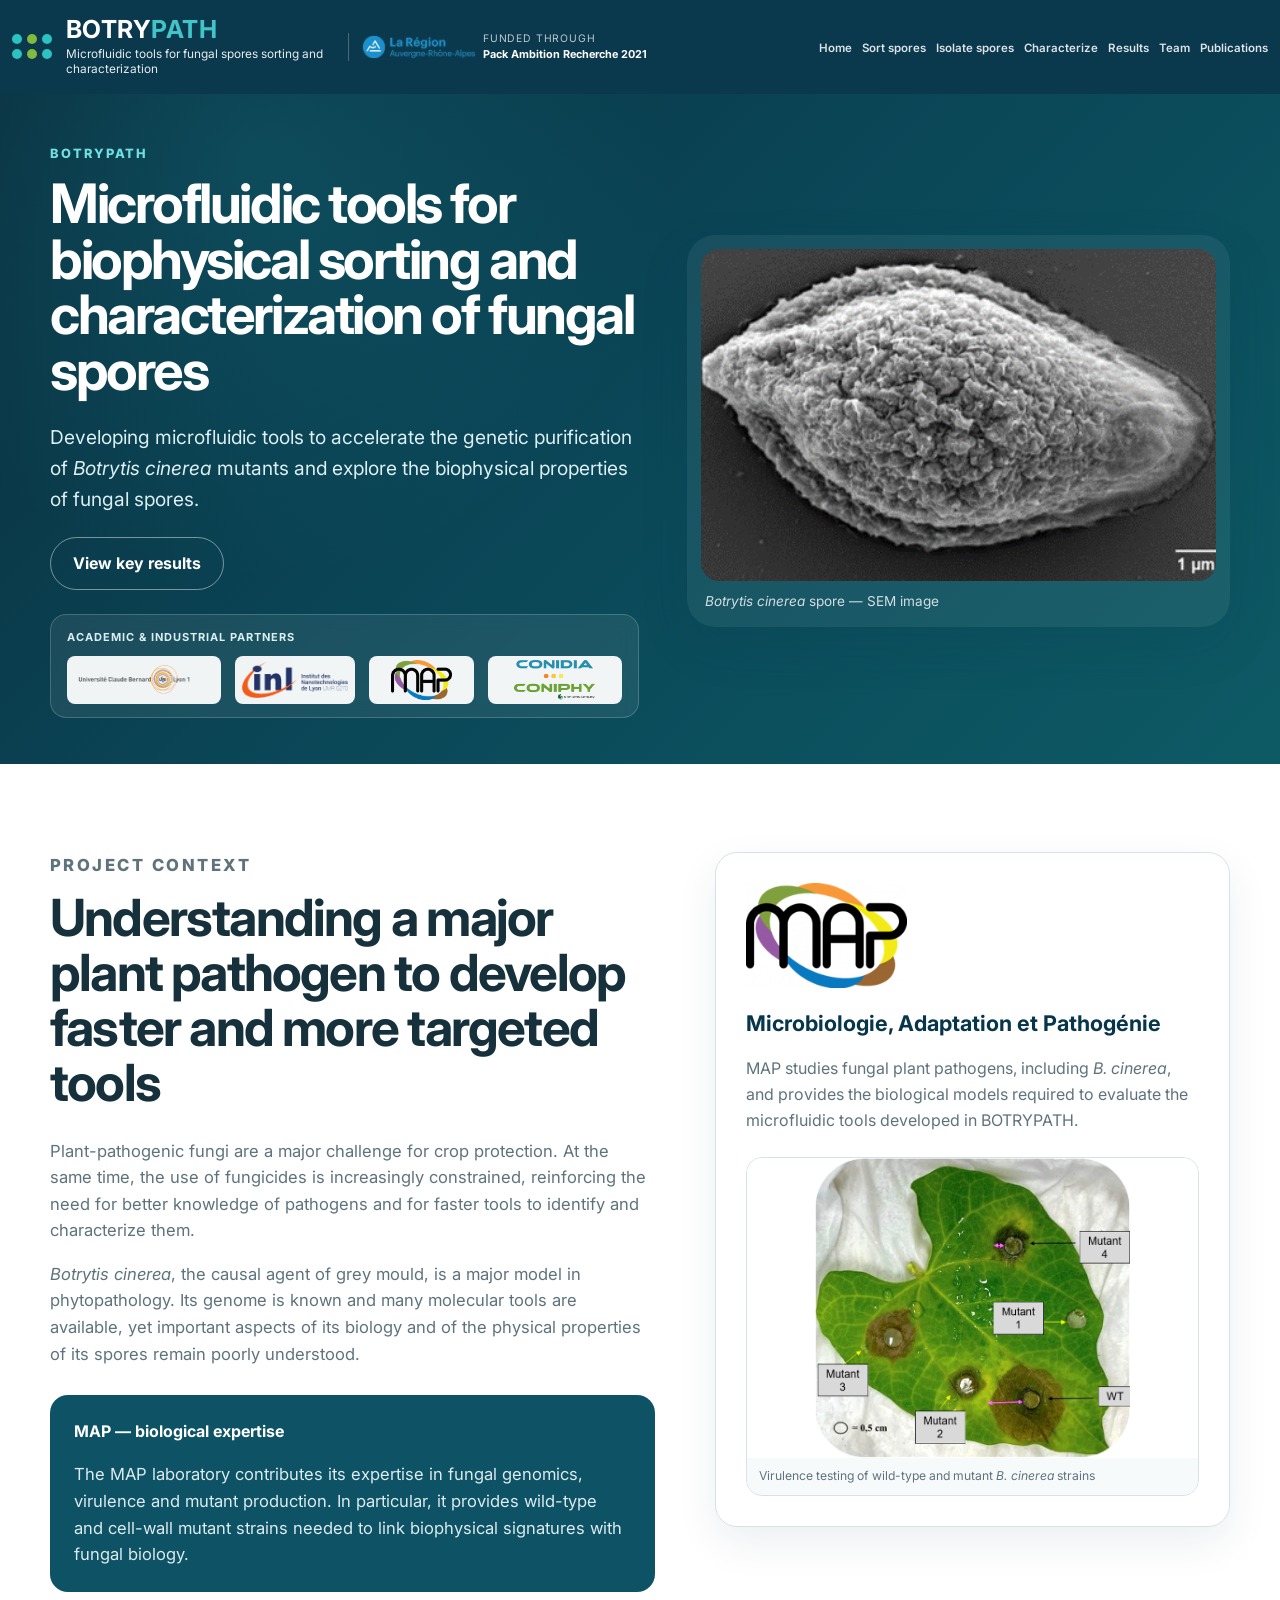
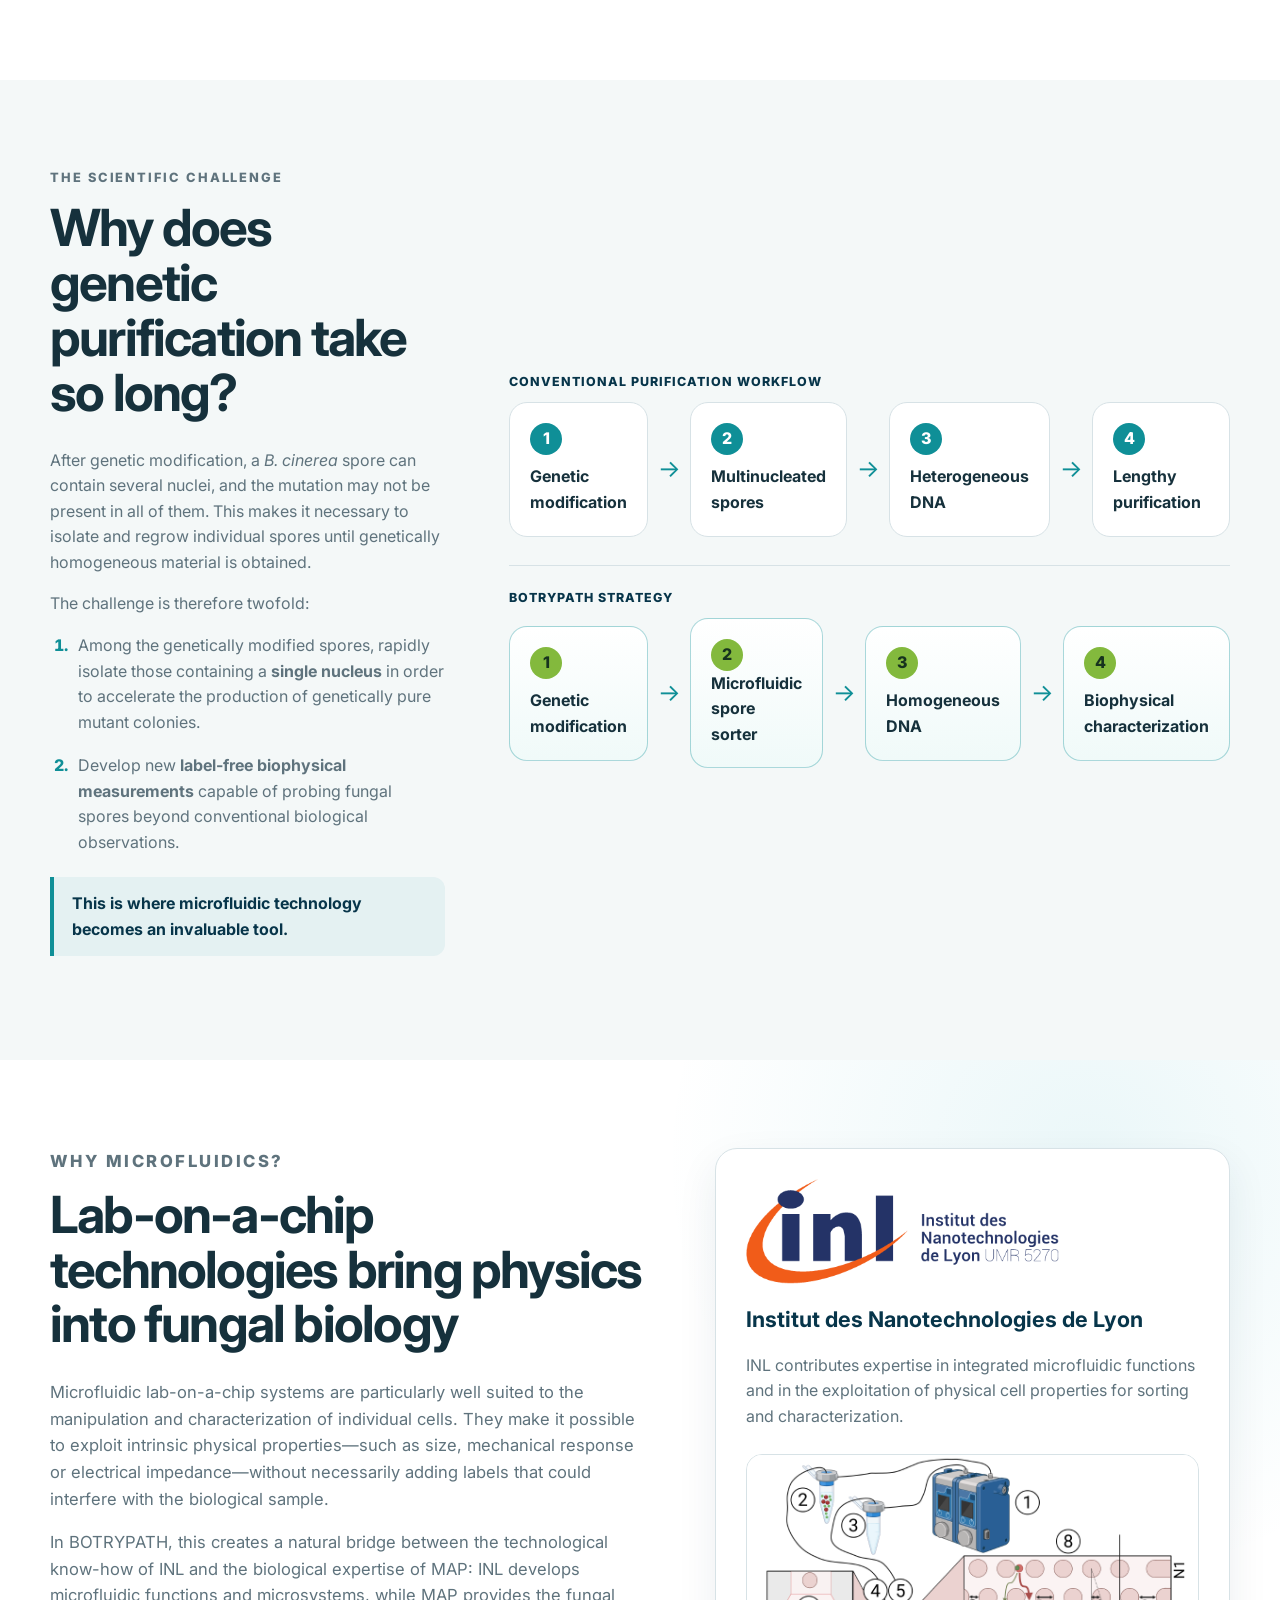
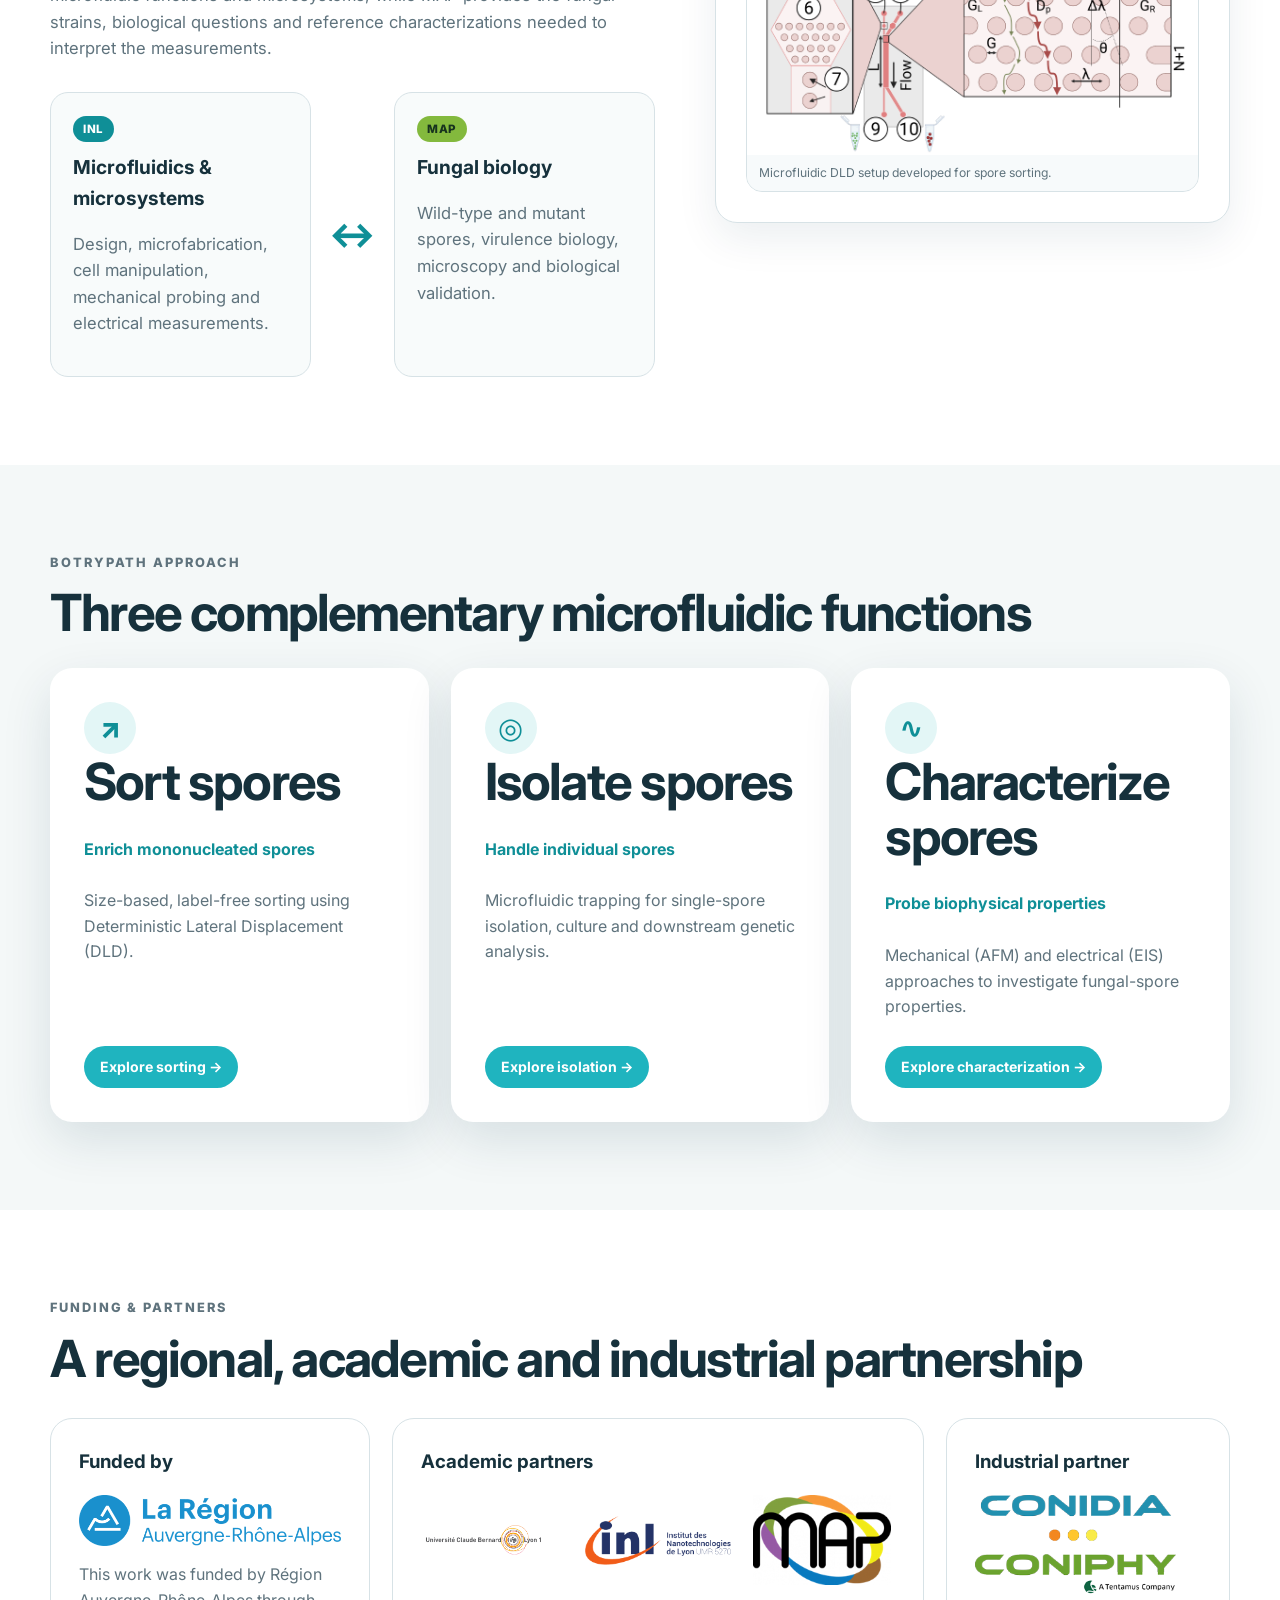
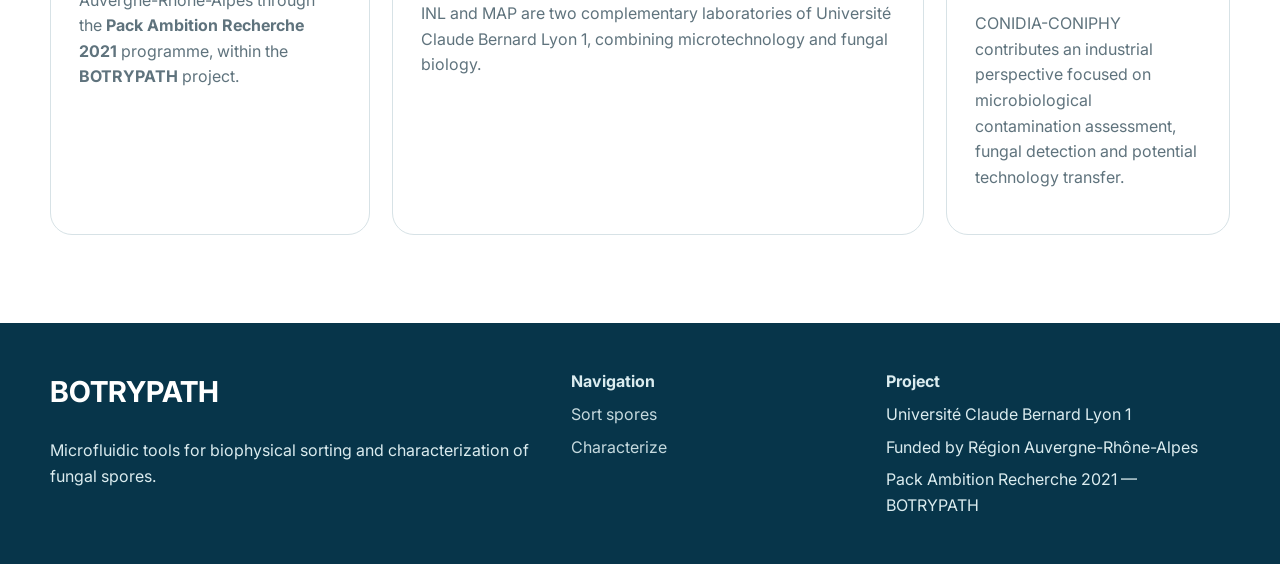
<file: index.html>
<!doctype html>
<html lang="en">
<head>
  <meta charset="utf-8">
  <meta name="viewport" content="width=device-width, initial-scale=1">
  <title>BOTRYPATH — Microfluidic tools for fungal spores sorting and characterization</title>
  <meta name="description" content="BOTRYPATH — microfluidic tools for biophysical sorting and characterization of Botrytis cinerea spores.">
  <link rel="preconnect" href="https://fonts.googleapis.com">
  <link rel="preconnect" href="https://fonts.gstatic.com" crossorigin>
  <link href="https://fonts.googleapis.com/css2?family=Inter:wght@400;500;600;700;800&display=swap" rel="stylesheet">
  <link rel="stylesheet" href="styles.css">
</head>
<body>
  <header class="site-header">
  <div class="header-inner">
    <div class="header-left">
      <a class="brand" href="index.html" aria-label="BOTRYPATH home">
        <span class="brand-mark" aria-hidden="true"><i></i><i></i><i></i><i></i><i></i><i></i></span>
        <span class="brand-copy">
          <strong>BOTRY<span>PATH</span></strong>
          <small>Microfluidic tools for fungal spores sorting and characterization</small>
        </span>
      </a>

      <div class="header-funder" aria-label="Project funding">
        <img src="assets/logo-region.png" alt="Région Auvergne-Rhône-Alpes">
        <span class="header-funder-copy">
          <small>Funded through</small>
          <strong>Pack Ambition Recherche 2021</strong>
        </span>
      </div>
    </div>

    <button class="nav-toggle" aria-label="Open navigation" aria-expanded="false">☰</button>
    <nav class="main-nav" aria-label="Main navigation"><a class="active" href="index.html">Home</a><a href="sorting.html">Sort spores</a><a href="isolation.html">Isolate spores</a><a href="characterization.html">Characterize</a><a href="results.html">Results</a><a href="team.html">Team</a><a href="publications.html">Publications</a></nav>
  </div>
</header>

  <main>
    <section id="home" class="hero">
      <div class="container hero-grid">
        <div class="hero-copy">
          <p class="eyebrow">BOTRYPATH</p>
          <h1>Microfluidic tools for biophysical sorting and characterization of fungal spores</h1>
          <p class="lead">
            Developing microfluidic tools to accelerate the genetic purification of
            <em>Botrytis cinerea</em> mutants and explore the biophysical properties of fungal spores.
          </p>
          <div class="hero-actions">
            <a class="button ghost" href="results.html">View key results</a>
          </div>

          <div class="hero-partners" aria-label="BOTRYPATH partners">
            <span class="hero-partners-label">Academic & industrial partners</span>
            <div class="hero-partner-logos">
              <img src="assets/logo-lyon1.png" alt="Université Claude Bernard Lyon 1">
              <img src="assets/logo-inl.png" alt="Institut des Nanotechnologies de Lyon">
              <img src="assets/logo-map.png" alt="MAP laboratory">
              <img src="assets/logo-coniphy.png" alt="CONIDIA-CONIPHY">
            </div>
          </div>
        </div>

        <figure class="hero-media">
          <img src="assets/spore.png" alt="Scanning electron microscopy image of a Botrytis cinerea spore">
          <figcaption><em>Botrytis cinerea</em> spore — SEM image</figcaption>
        </figure>
      </div>
    </section>

    <section id="project" class="section project-context">
      <div class="container article-grid">
        <div class="article-main">
          <p class="section-kicker">Project context</p>
          <h2>Understanding a major plant pathogen to develop faster and more targeted tools</h2>
          <p>Plant-pathogenic fungi are a major challenge for crop protection. At the same time, the use of fungicides is increasingly constrained, reinforcing the need for better knowledge of pathogens and for faster tools to identify and characterize them.</p>
          <p><em>Botrytis cinerea</em>, the causal agent of grey mould, is a major model in phytopathology. Its genome is known and many molecular tools are available, yet important aspects of its biology and of the physical properties of its spores remain poorly understood.</p>
          <div class="result-callout partner-focus"><strong>MAP — biological expertise</strong><p>The MAP laboratory contributes its expertise in fungal genomics, virulence and mutant production. In particular, it provides wild-type and cell-wall mutant strains needed to link biophysical signatures with fungal biology.</p></div>
        </div>
        <aside class="article-aside">
          <div class="lab-profile-card">
            <img class="lab-logo" src="assets/logo-map.png" alt="MAP laboratory">
            <h3>Microbiologie, Adaptation et Pathogénie</h3>
            <p>MAP studies fungal plant pathogens, including <em>B. cinerea</em>, and provides the biological models required to evaluate the microfluidic tools developed in BOTRYPATH.</p>
            <figure class="context-photo">
              <img src="assets/fig-1-5-leaf.png" alt="Virulence tests of Botrytis cinerea wild-type and mutant strains on a plant leaf">
              <figcaption>Virulence testing of wild-type and mutant <em>B. cinerea</em> strains</figcaption>
            </figure>
          </div>
        </aside>
      </div>
    </section>

    <section id="challenge" class="section alt">
      <div class="container split">
        <div>
          <p class="section-kicker">The scientific challenge</p>
          <h2>Why does genetic purification take so long?</h2>
          <p>After genetic modification, a <em>B. cinerea</em> spore can contain several nuclei, and the mutation may not be present in all of them. This makes it necessary to isolate and regrow individual spores until genetically homogeneous material is obtained.</p>

          <p>The challenge is therefore twofold:</p>
          <ol class="challenge-list">
            <li>
              Among the genetically modified spores, rapidly isolate those containing a
              <strong>single nucleus</strong> in order to accelerate the production of genetically
              pure mutant colonies.
            </li>
            <li>
              Develop new <strong>label-free biophysical measurements</strong> capable of probing
              fungal spores beyond conventional biological observations.
            </li>
          </ol>
          <p class="microfluidics-conclusion">
            <strong>This is where microfluidic technology becomes an invaluable tool.</strong>
          </p>
        </div>

        <div class="challenge-process-stack">
          <div>
            <p class="process-caption">Conventional purification workflow</p>
            <div class="process" aria-label="Conventional genetic purification workflow">
              <div class="step"><span>1</span><strong>Genetic modification</strong></div>
              <div class="arrow">→</div>
              <div class="step"><span>2</span><strong>Multinucleated spores</strong></div>
              <div class="arrow">→</div>
              <div class="step"><span>3</span><strong>Heterogeneous DNA</strong></div>
              <div class="arrow">→</div>
              <div class="step"><span>4</span><strong>Lengthy purification</strong></div>
            </div>
          </div>

          <div class="solution-workflow">
            <p class="process-caption">BOTRYPATH strategy</p>
            <div class="process process-solution" aria-label="BOTRYPATH microfluidic workflow">
              <div class="step"><span>1</span><strong>Genetic modification</strong></div>
              <div class="arrow">→</div>
              <div class="step"><span>2</span><strong>Microfluidic spore sorter</strong></div>
              <div class="arrow">→</div>
              <div class="step"><span>3</span><strong>Homogeneous DNA</strong></div>
              <div class="arrow">→</div>
              <div class="step"><span>4</span><strong>Biophysical characterization</strong></div>
            </div>
          </div>
        </div>
      </div>
    </section>

    <section id="microfluidics" class="section microfluidics-intro">
      <div class="container article-grid">
        <div class="article-main">
          <p class="section-kicker">Why microfluidics?</p>
          <h2>Lab-on-a-chip technologies bring physics into fungal biology</h2>
          <p>Microfluidic lab-on-a-chip systems are particularly well suited to the manipulation and characterization of individual cells. They make it possible to exploit intrinsic physical properties—such as size, mechanical response or electrical impedance—without necessarily adding labels that could interfere with the biological sample.</p>
          <p>In BOTRYPATH, this creates a natural bridge between the technological know-how of INL and the biological expertise of MAP: INL develops microfluidic functions and microsystems, while MAP provides the fungal strains, biological questions and reference characterizations needed to interpret the measurements.</p>
          <div class="synergy-grid">
            <div class="synergy-card"><span class="synergy-tag">INL</span><h3>Microfluidics & microsystems</h3><p>Design, microfabrication, cell manipulation, mechanical probing and electrical measurements.</p></div>
            <div class="synergy-arrow" aria-hidden="true">↔</div>
            <div class="synergy-card"><span class="synergy-tag map-tag">MAP</span><h3>Fungal biology</h3><p>Wild-type and mutant spores, virulence biology, microscopy and biological validation.</p></div>
          </div>
        </div>
        <aside class="article-aside">
          <div class="lab-profile-card">
            <img class="lab-logo" src="assets/logo-inl.png" alt="Institut des Nanotechnologies de Lyon">
            <h3>Institut des Nanotechnologies de Lyon</h3>
            <p>INL contributes expertise in integrated microfluidic functions and in the exploitation of physical cell properties for sorting and characterization.</p>
            <figure class="context-photo">
              <img src="assets/fig-3-3-dld-setup.png" alt="Microfluidic deterministic lateral displacement system developed for Botrytis cinerea spore sorting">
              <figcaption>Microfluidic DLD setup developed for spore sorting.</figcaption>
            </figure>
          </div>
        </aside>
      </div>
    </section>

    <section class="section alt project-pillars">
      <div class="container">
        <p class="section-kicker">BOTRYPATH approach</p><h2>Three complementary microfluidic functions</h2>
        <div class="cards-3">
          <article class="pillar-card"><div class="icon">↗</div><h2>Sort spores</h2><h3>Enrich mononucleated spores</h3><p>Size-based, label-free sorting using Deterministic Lateral Displacement (DLD).</p><a class="button primary small-button" href="sorting.html">Explore sorting →</a></article>
          <article class="pillar-card"><div class="icon">◎</div><h2>Isolate spores</h2><h3>Handle individual spores</h3><p>Microfluidic trapping for single-spore isolation, culture and downstream genetic analysis.</p><a class="button primary small-button" href="isolation.html">Explore isolation →</a></article>
          <article class="pillar-card"><div class="icon">∿</div><h2>Characterize spores</h2><h3>Probe biophysical properties</h3><p>Mechanical (AFM) and electrical (EIS) approaches to investigate fungal-spore properties.</p><a class="button primary small-button" href="characterization.html">Explore characterization →</a></article>
        </div>
      </div>
    </section>

    <section id="partners" class="section partners">
      <div class="container">
        <p class="section-kicker">Funding & partners</p><h2>A regional, academic and industrial partnership</h2>
        <div class="partner-grid">
          <div class="partner-block"><h3>Funded by</h3><img src="assets/logo-region.png" alt="Région Auvergne-Rhône-Alpes"><p>This work was funded by Région Auvergne-Rhône-Alpes through the <strong>Pack Ambition Recherche 2021</strong> programme, within the <strong>BOTRYPATH</strong> project.</p></div>
          <div class="partner-block"><h3>Academic partners</h3><div class="logo-row"><img src="assets/logo-lyon1.png" alt="Université Claude Bernard Lyon 1"><img src="assets/logo-inl.png" alt="Institut des Nanotechnologies de Lyon"><img src="assets/logo-map.png" alt="Laboratoire MAP"></div><p>INL and MAP are two complementary laboratories of Université Claude Bernard Lyon 1, combining microtechnology and fungal biology.</p></div>
          <div class="partner-block"><h3>Industrial partner</h3><img src="assets/logo-coniphy.png" alt="CONIDIA-CONIPHY"><p>CONIDIA-CONIPHY contributes an industrial perspective focused on microbiological contamination assessment, fungal detection and potential technology transfer.</p></div>
        </div>
      </div>
    </section>
  </main>

  <footer class="site-footer">
    <div class="container footer-grid">
      <div>
        <strong class="footer-brand">BOTRYPATH</strong>
        <p>Microfluidic tools for biophysical sorting and characterization of fungal spores.</p>
      </div>
      <div>
        <strong>Navigation</strong>
        
        <a href="sorting.html">Sort spores</a>
        <a href="characterization.html">Characterize</a>
      </div>
      <div>
        <strong>Project</strong>
        <span>Université Claude Bernard Lyon 1</span>
        <span>Funded by Région Auvergne-Rhône-Alpes</span>
        <span>Pack Ambition Recherche 2021 — BOTRYPATH</span>
      </div>
    </div>
  </footer>
  <script src="script.js"></script>
</body>
</html>
</file>
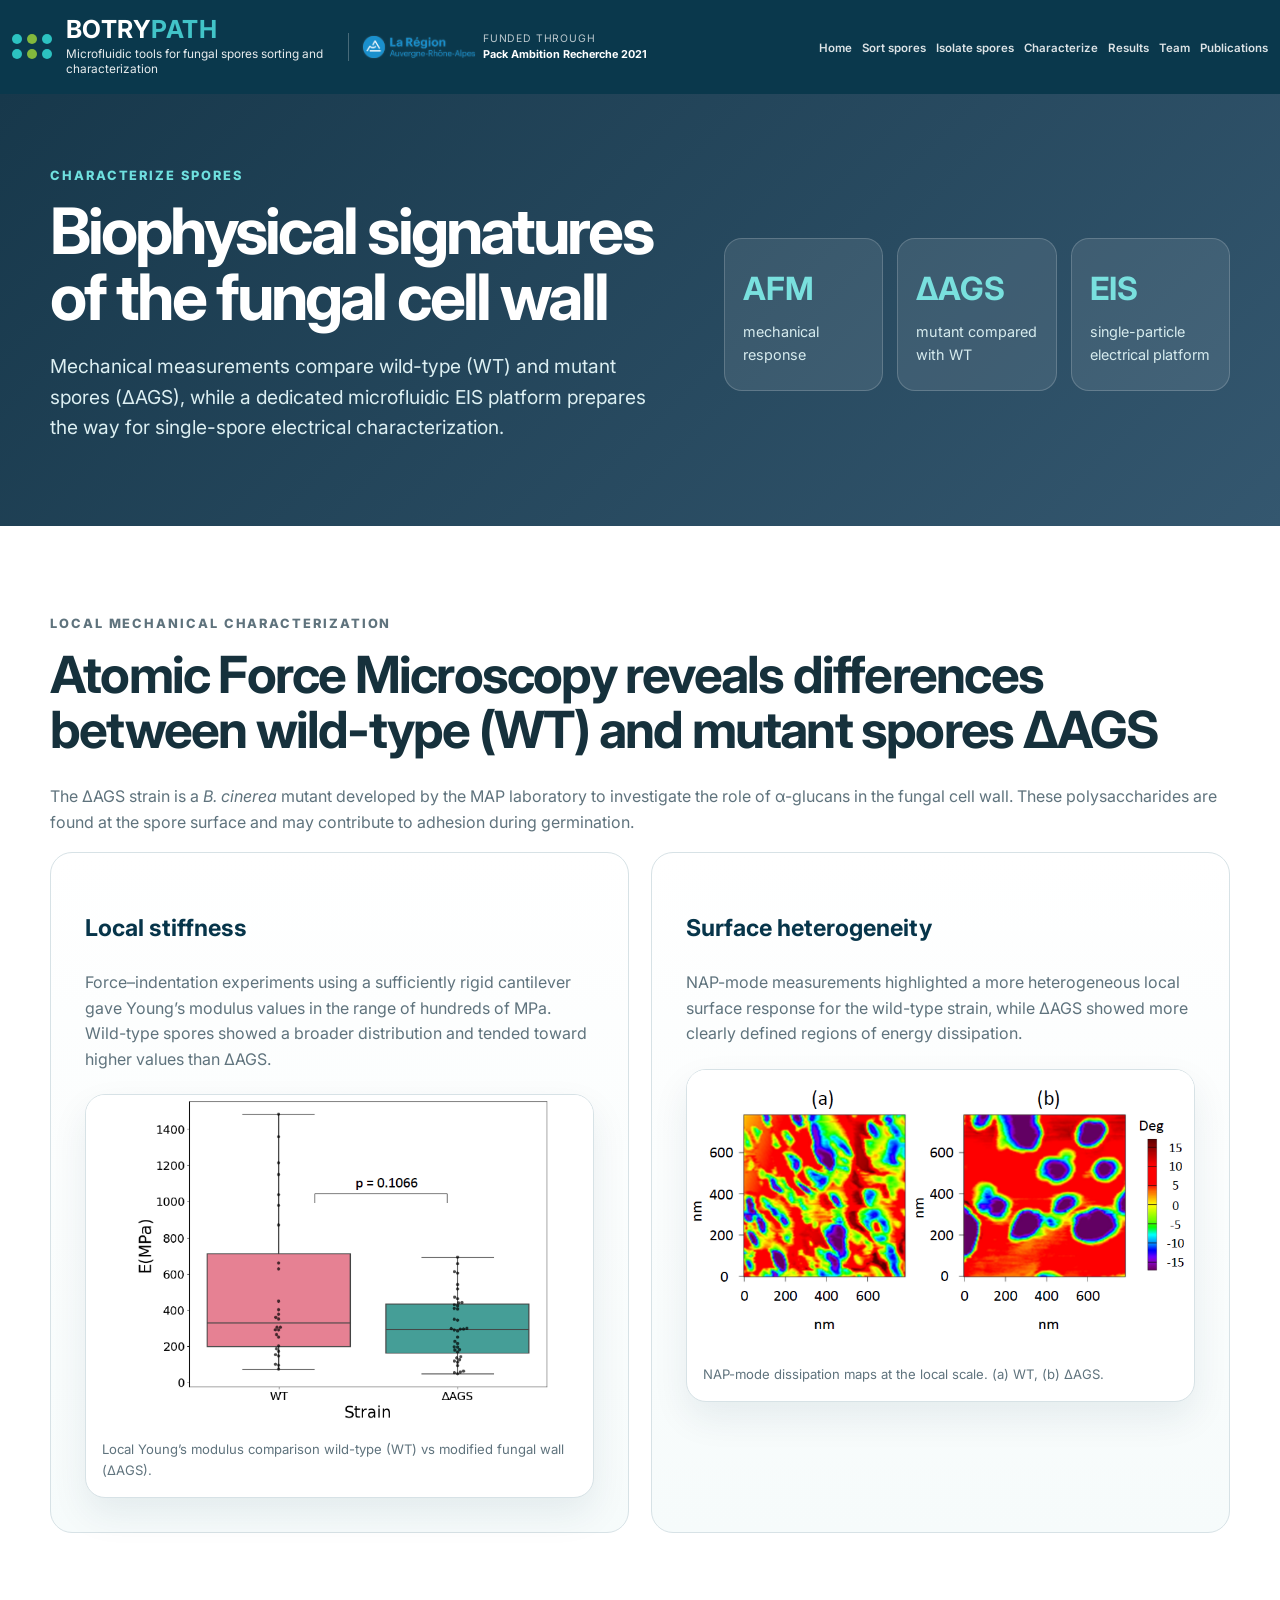
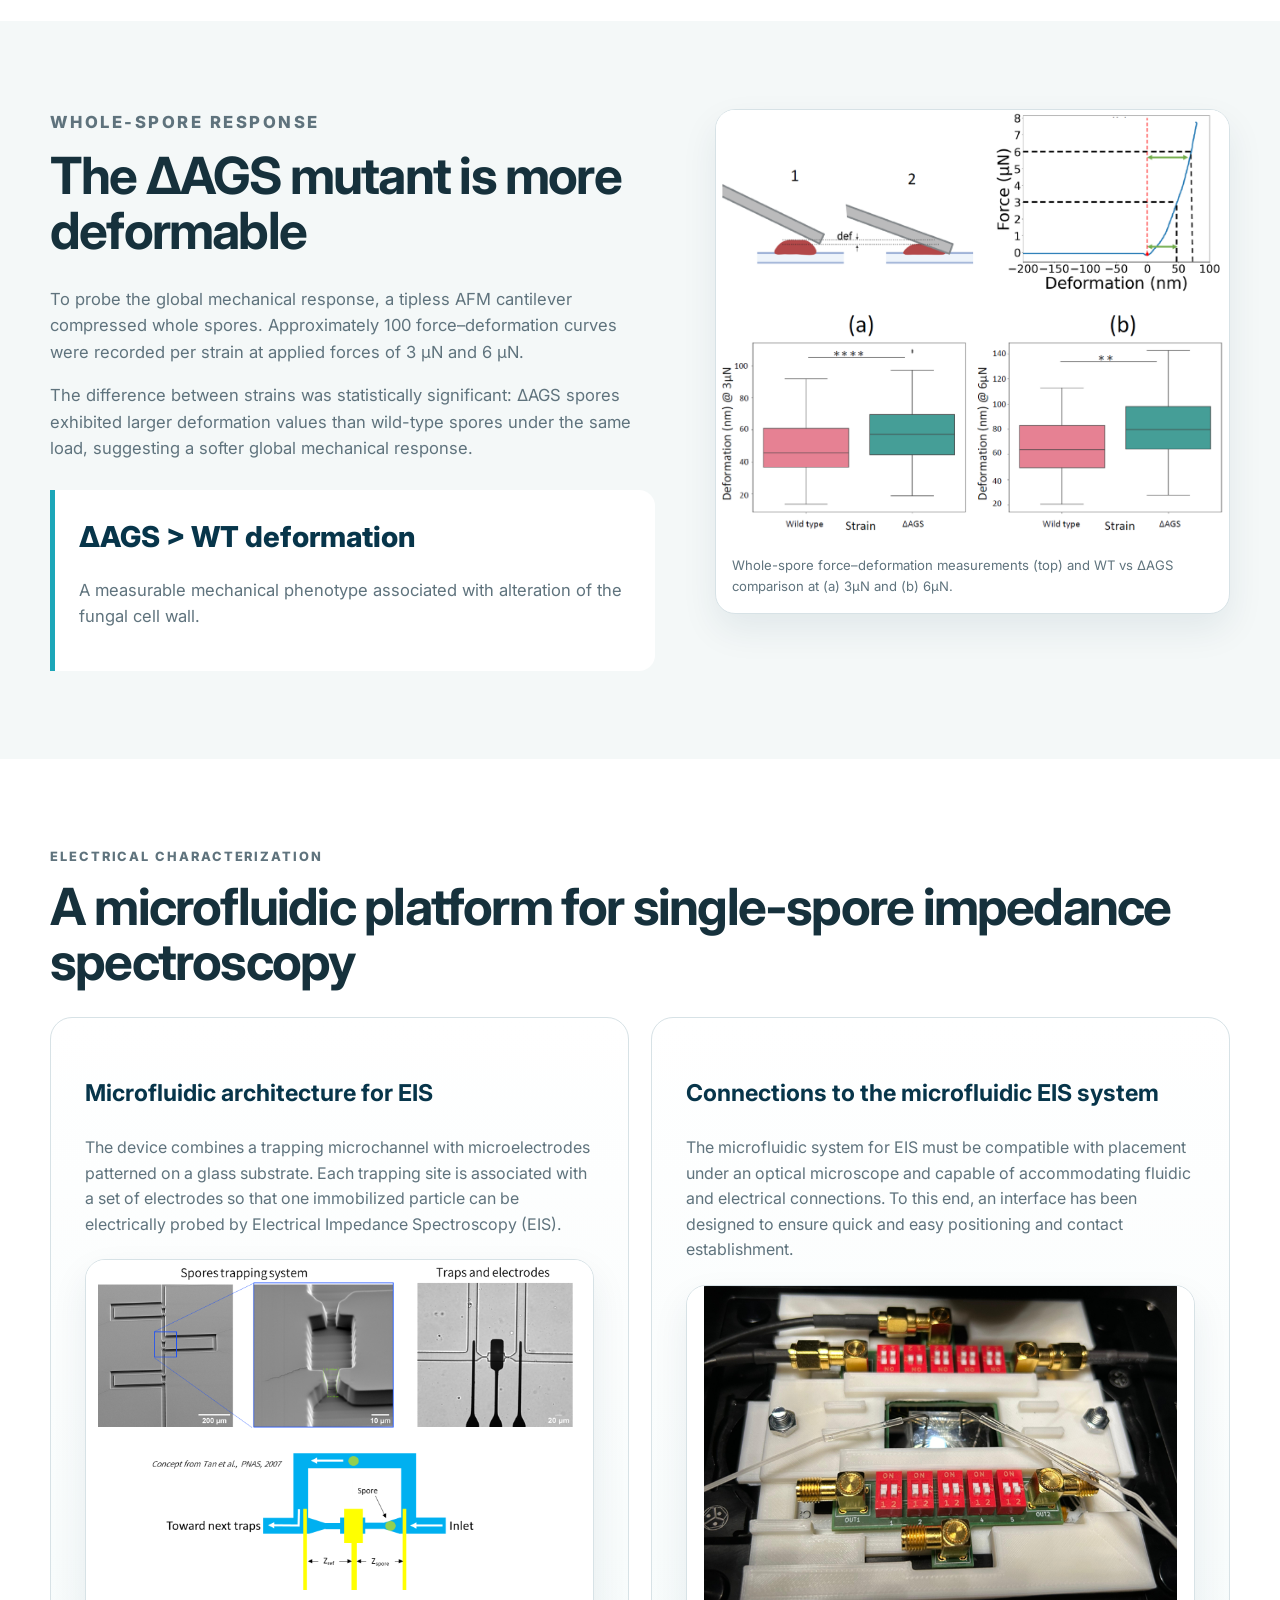
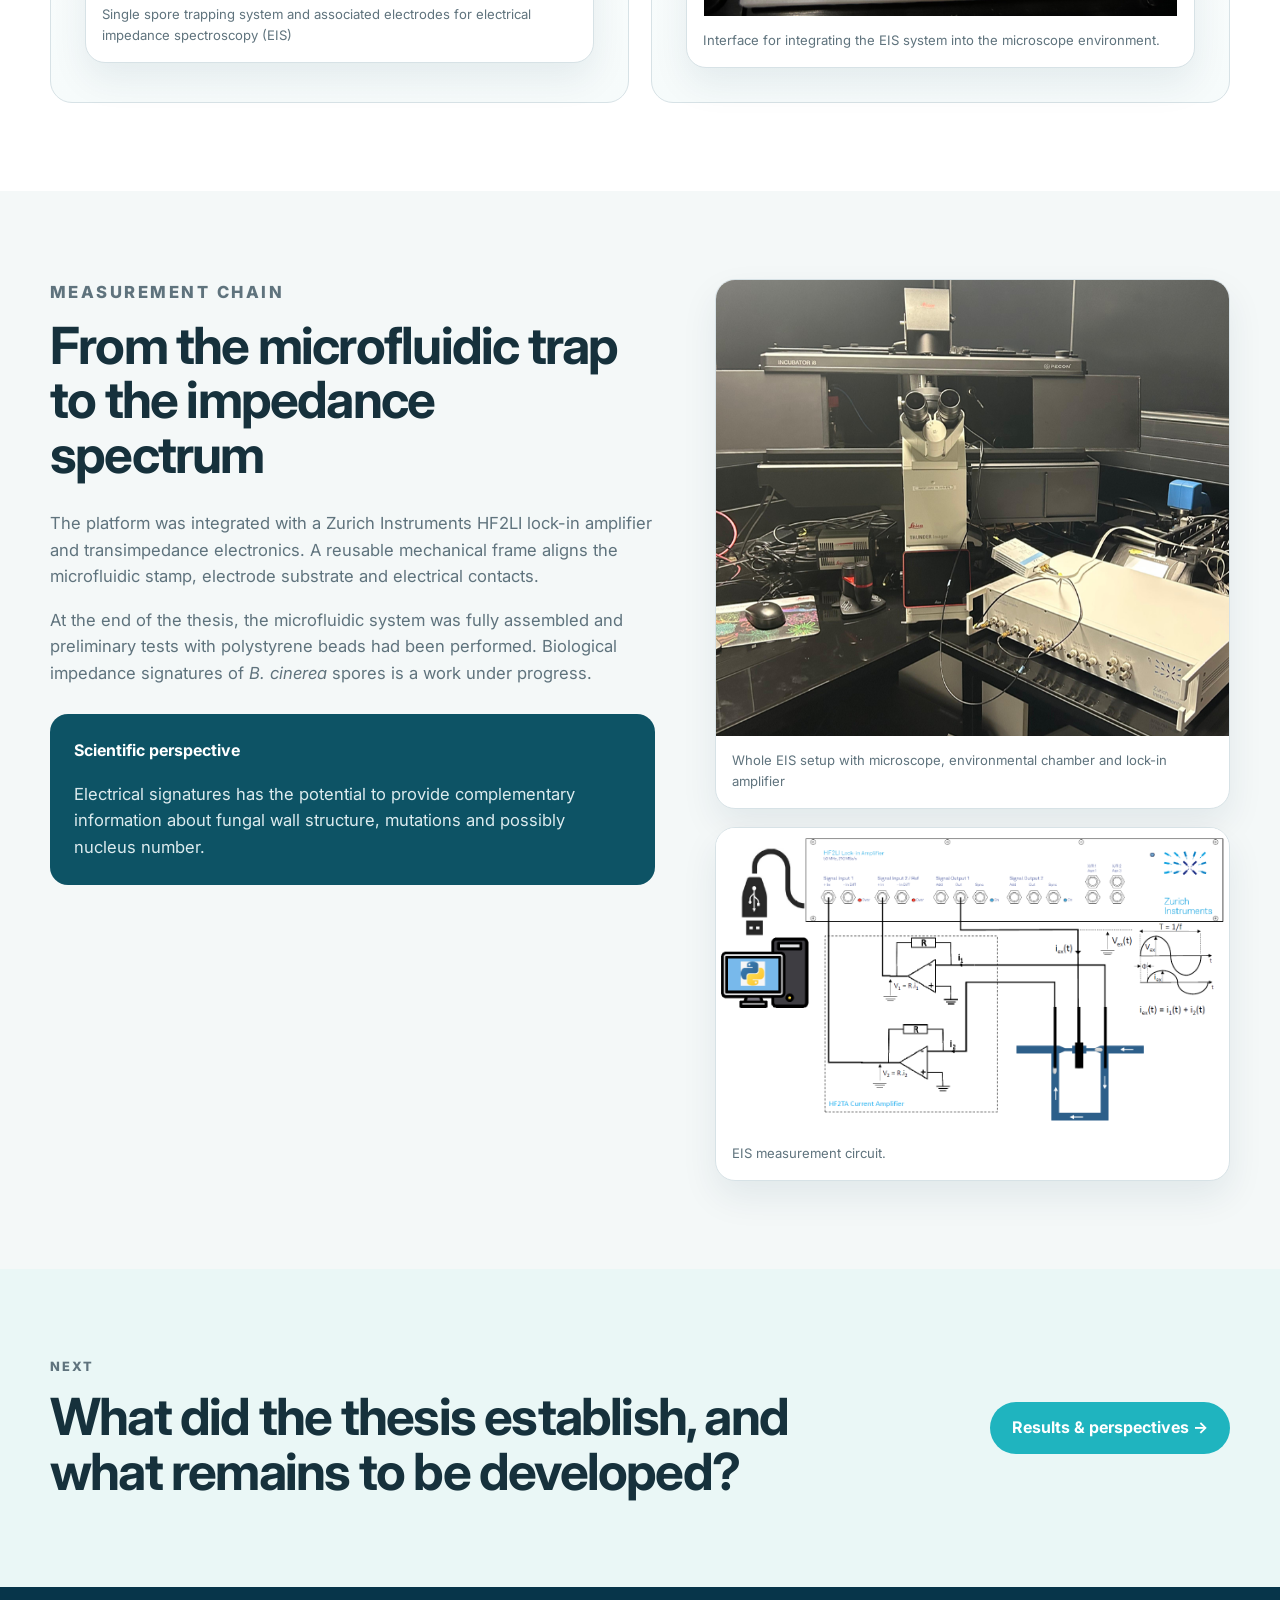
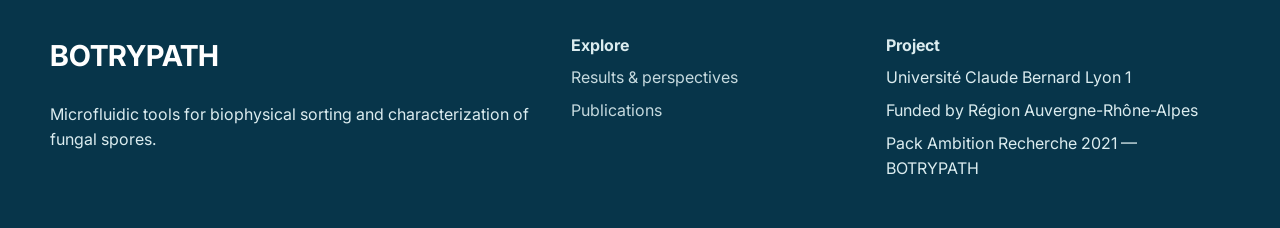
<file: characterization.html>
<!doctype html>
<html lang="en">
<head>
  <meta charset="utf-8">
  <meta name="viewport" content="width=device-width, initial-scale=1">
  <title>Characterize spores — BOTRYPATH</title>
  <meta name="description" content="Mechanical AFM and electrical impedance characterization of Botrytis cinerea spores.">
  <link rel="preconnect" href="https://fonts.googleapis.com">
  <link rel="preconnect" href="https://fonts.gstatic.com" crossorigin>
  <link href="https://fonts.googleapis.com/css2?family=Inter:wght@400;500;600;700;800&display=swap" rel="stylesheet">
  <link rel="stylesheet" href="styles.css">
</head>
<body>

<header class="site-header">
  <div class="header-inner">
    <div class="header-left">
      <a class="brand" href="index.html" aria-label="BOTRYPATH home">
        <span class="brand-mark" aria-hidden="true"><i></i><i></i><i></i><i></i><i></i><i></i></span>
        <span class="brand-copy">
          <strong>BOTRY<span>PATH</span></strong>
          <small>Microfluidic tools for fungal spores sorting and characterization</small>
        </span>
      </a>
      <div class="header-funder" aria-label="Project funding">
        <img src="assets/logo-region.png" alt="Région Auvergne-Rhône-Alpes">
        <span class="header-funder-copy"><small>Funded through</small><strong>Pack Ambition Recherche 2021</strong></span>
      </div>
    </div>
    <button class="nav-toggle" aria-label="Open navigation" aria-expanded="false">☰</button>
    <nav class="main-nav" aria-label="Main navigation"><a href="index.html">Home</a><a href="sorting.html">Sort spores</a><a href="isolation.html">Isolate spores</a><a href="characterization.html">Characterize</a><a href="results.html">Results</a><a href="team.html">Team</a><a href="publications.html">Publications</a></nav>
  </div>
</header>
<main>
  <section class="inner-hero characterization-hero">
    <div class="container inner-hero-grid">
      <div>
        <p class="eyebrow">Characterize spores</p>
        <h1>Biophysical signatures of the fungal cell wall</h1>
        <p class="lead">Mechanical measurements compare wild-type (WT) and mutant spores (ΔAGS), while a dedicated microfluidic EIS platform prepares the way for single-spore electrical characterization.</p>
      </div>
      <div class="hero-stat-panel">
        <div><strong>AFM</strong><span>mechanical response</span></div>
        <div><strong>ΔAGS</strong><span>mutant compared with WT</span></div>
        <div><strong>EIS</strong><span>single-particle electrical platform</span></div>
      </div>
    </div>
  </section>

  <section class="section">
    <div class="container">
      <p class="section-kicker">Local mechanical characterization</p>
      <h2>Atomic Force Microscopy reveals differences between wild-type (WT) and mutant spores ΔAGS</h2>
      <p>
        The ΔAGS strain is a <em>B. cinerea</em> mutant developed by the MAP laboratory
        to investigate the role of α-glucans in the fungal cell wall. These polysaccharides
        are found at the spore surface and may contribute to adhesion during germination.
      </p>
      <div class="cards-2">
        <article class="science-card">
          <h3>Local stiffness</h3>
          <p>Force–indentation experiments using a sufficiently rigid cantilever gave Young’s modulus values in the range of hundreds of MPa. Wild-type spores showed a broader distribution and tended toward higher values than ΔAGS.</p>
          <figure class="figure-card embedded-figure">
            <img src="assets/fig-6-5-young.png" alt="Boxplot comparing Young's modulus of wild-type and delta AGS spores">
            <figcaption>Local Young’s modulus comparison wild-type (WT) vs modified fungal wall (ΔAGS).</figcaption>
          </figure>
        </article>
        <article class="science-card">
          <h3>Surface heterogeneity</h3>
          <p>NAP-mode measurements highlighted a more heterogeneous local surface response for the wild-type strain, while ΔAGS showed more clearly defined regions of energy dissipation.</p>
          <figure class="figure-card embedded-figure">
            <img src="assets/fig-6-8-nap.png" alt="AFM NAP mode maps comparing wild-type and delta AGS spore surfaces">
            <figcaption>NAP-mode dissipation maps at the local scale. (a) WT, (b) ΔAGS.</figcaption>
          </figure>
        </article>
      </div>
    </div>
  </section>

  <section class="section alt">
    <div class="container article-grid">
      <div class="article-main">
        <p class="section-kicker">Whole-spore response</p>
        <h2>The ΔAGS mutant is more deformable</h2>
        <p>To probe the global mechanical response, a tipless AFM cantilever compressed whole spores. Approximately 100 force–deformation curves were recorded per strain at applied forces of 3 µN and 6 µN.</p>
        <p>The difference between strains was statistically significant: ΔAGS spores exhibited larger deformation values than wild-type spores under the same load, suggesting a softer global mechanical response.</p>
        <div class="highlight-box">
          <span class="highlight-number">ΔAGS &gt; WT deformation</span>
          <p>A measurable mechanical phenotype associated with alteration of the fungal cell wall.</p>
        </div>
      </div>
      <aside class="article-aside">
        <figure class="figure-card large-figure">
          <img src="assets/fig-6-9-10-deformation.png" alt="AFM whole-spore force deformation principle and comparison between wild-type and delta AGS spores">
          <figcaption>Whole-spore force–deformation measurements (top) and WT vs ΔAGS comparison at (a) 3µN and (b) 6µN.</figcaption>
        </figure>
      </aside>
    </div>
  </section>

  <section class="section">
    <div class="container">
      <p class="section-kicker">Electrical characterization</p>
      <h2>A microfluidic platform for single-spore impedance spectroscopy</h2>
      <div class="cards-2">
        <article class="science-card">
          <h3>Microfluidic architecture for EIS</h3>
          <p>The device combines a trapping microchannel with microelectrodes patterned on a glass substrate. Each trapping site is associated with a set of electrodes so that one immobilized particle can be electrically probed by Electrical Impedance Spectroscopy (EIS).</p>
          <figure class="figure-card embedded-figure">
            <img src="assets/fig-7-1-eis-architecture.png" alt="Two-layer microfluidic EIS system with trapping channel and gold microelectrodes">
            <figcaption>Single spore trapping system and associated electrodes for electrical impedance spectroscopy (EIS)</figcaption>
          </figure>
        </article>
        <article class="science-card">
          <h3>Connections to the microfluidic EIS system</h3>
          <p>The microfluidic system for EIS must be compatible with placement under an optical microscope and capable of accommodating fluidic and electrical connections. To this end, an interface has been designed to ensure quick and easy positioning and contact establishment.</p>
          <figure class="figure-card embedded-figure">
            <img src="assets/fig-7-4-electrodes.png" alt="Electrical connections interface">
            <figcaption>Interface for integrating the EIS system into the microscope environment.</figcaption>
          </figure>
        </article>
      </div>
    </div>
  </section>

  <section class="section alt">
    <div class="container article-grid reverse-on-mobile">
      <div class="article-main">
        <p class="section-kicker">Measurement chain</p>
        <h2>From the microfluidic trap to the impedance spectrum</h2>
        <p>The platform was integrated with a Zurich Instruments HF2LI lock-in amplifier and transimpedance electronics. A reusable mechanical frame aligns the microfluidic stamp, electrode substrate and electrical contacts.</p>
        <p>At the end of the thesis, the microfluidic system was fully assembled and preliminary tests with polystyrene beads had been performed. Biological impedance signatures of <em>B. cinerea</em> spores is a work under progress.</p>
        <div class="result-callout">
          <strong>Scientific perspective</strong>
          <p>Electrical signatures has the potential to provide complementary information about fungal wall structure, mutations and possibly nucleus number.</p>
        </div>
      </div>
      <aside class="article-aside stack-figures">
        <figure class="figure-card">
          <img src="assets/fig-7-5-integration.png" alt="Whole EIS setup with microscope and lock-in amplifier">
          <figcaption>Whole EIS setup with microscope, environmental chamber and lock-in amplifier</figcaption>
        </figure>
        <figure class="figure-card">
          <img src="assets/fig-7-6-circuit.png" alt="Electrical circuit used for EIS measurement and data analysis">
          <figcaption>EIS measurement circuit.</figcaption>
        </figure>
      </aside>
    </div>
  </section>

  <section class="section next-page-band">
    <div class="container next-page">
      <div><p class="section-kicker">Next</p><h2>What did the thesis establish, and what remains to be developed?</h2></div>
      <a class="button primary" href="results.html">Results & perspectives →</a>
    </div>
  </section>
</main>

<footer class="site-footer">
  <div class="container footer-grid">
    <div>
      <strong class="footer-brand">BOTRYPATH</strong>
      <p>Microfluidic tools for biophysical sorting and characterization of fungal spores.</p>
    </div>
    <div>
      <strong>Explore</strong>
      <a href="results.html">Results & perspectives</a>
      <a href="publications.html">Publications</a>
    </div>
    <div>
      <strong>Project</strong>
      <span>Université Claude Bernard Lyon 1</span>
      <span>Funded by Région Auvergne-Rhône-Alpes</span>
      <span>Pack Ambition Recherche 2021 — BOTRYPATH</span>
    </div>
  </div>
</footer>
<script src="script.js"></script>
</body>
</html>
</file>
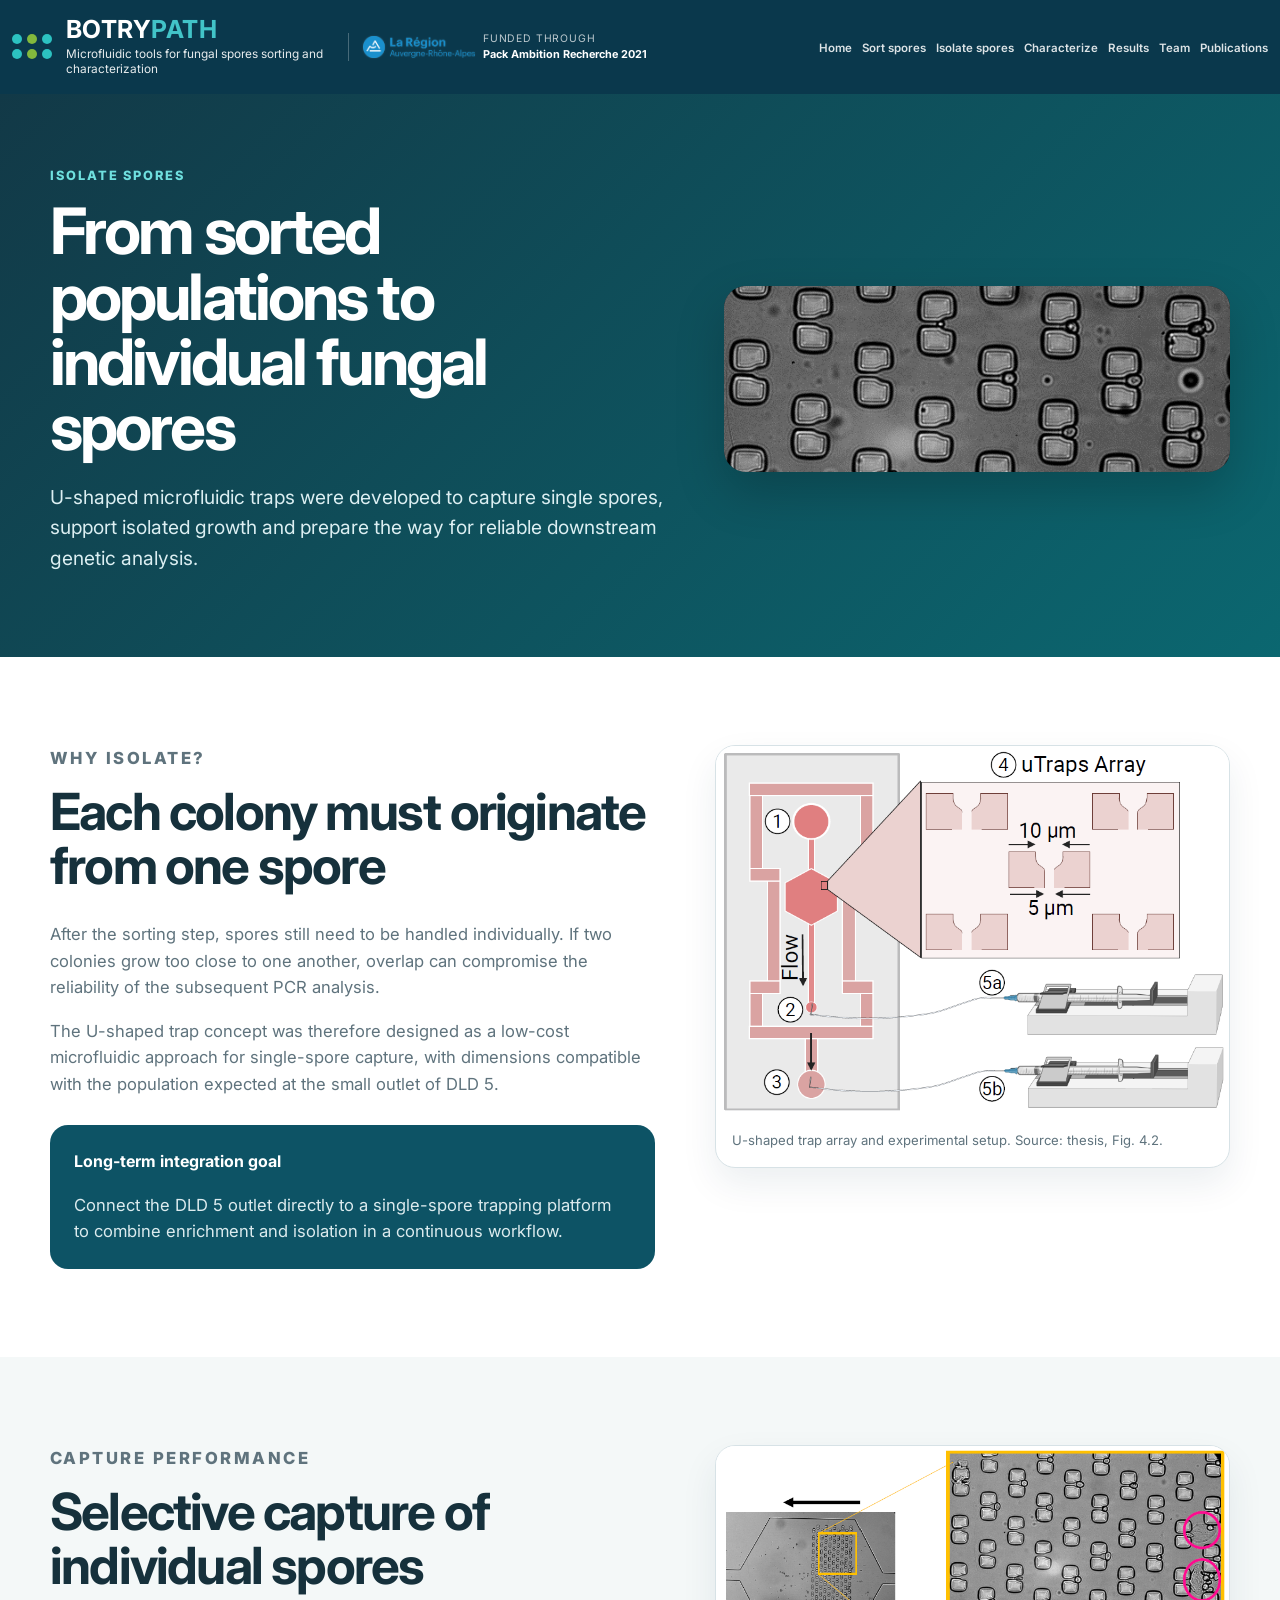
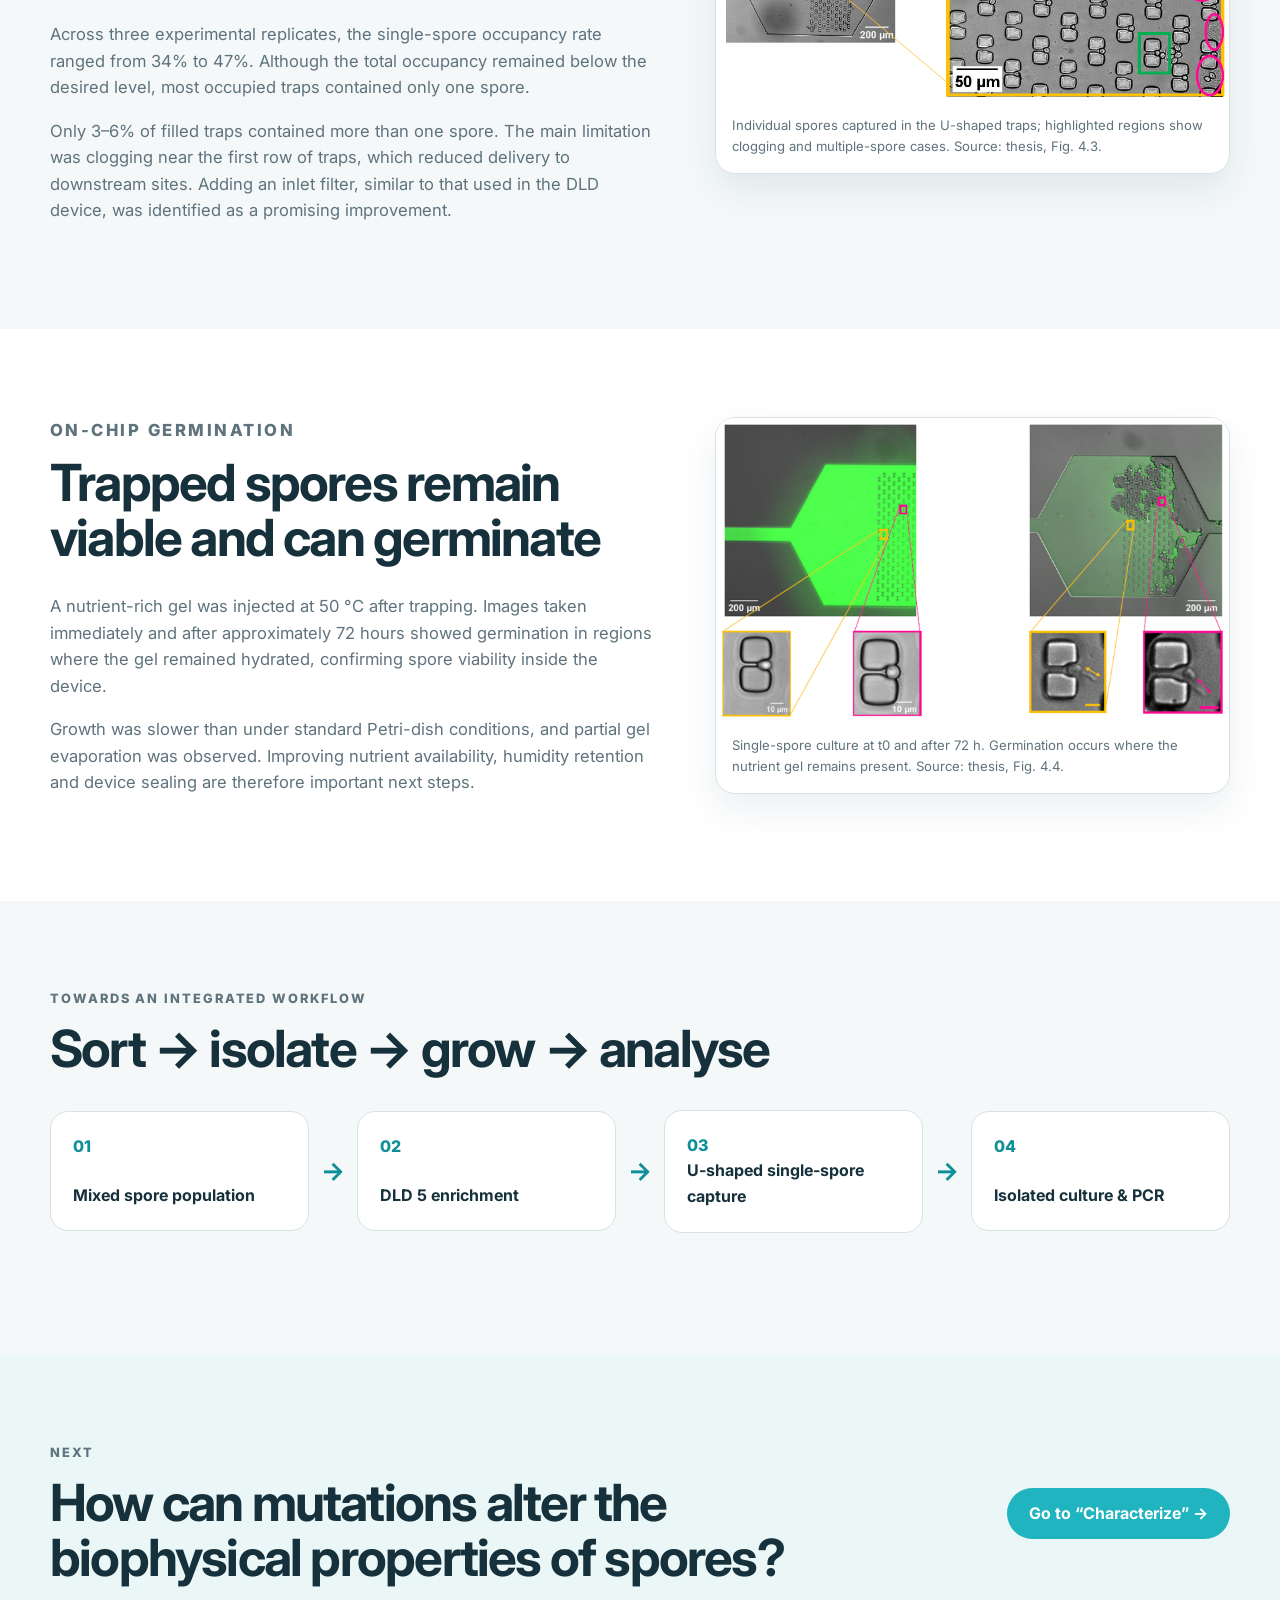
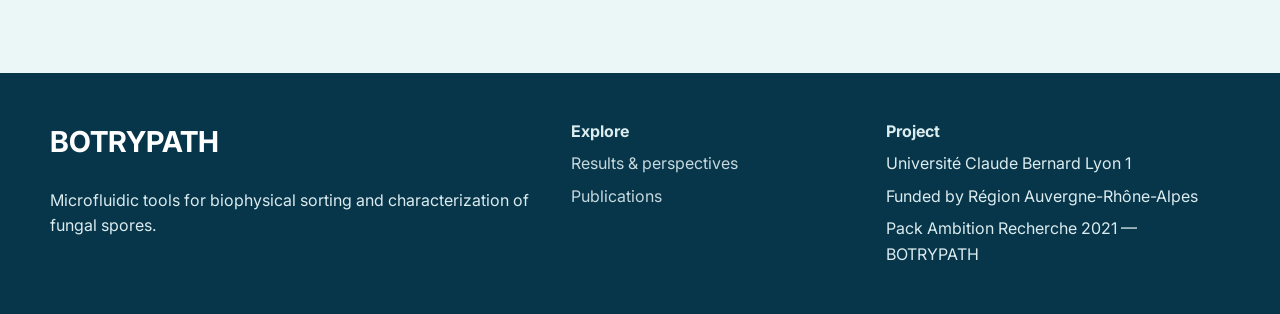
<file: isolation.html>
<!doctype html>
<html lang="en">
<head>
  <meta charset="utf-8">
  <meta name="viewport" content="width=device-width, initial-scale=1">
  <title>Isolate spores — BOTRYPATH</title>
  <meta name="description" content="U-shaped microfluidic traps for single-spore isolation and on-chip germination.">
  <link rel="preconnect" href="https://fonts.googleapis.com">
  <link rel="preconnect" href="https://fonts.gstatic.com" crossorigin>
  <link href="https://fonts.googleapis.com/css2?family=Inter:wght@400;500;600;700;800&display=swap" rel="stylesheet">
  <link rel="stylesheet" href="styles.css">
</head>
<body class="isolation-page">

<header class="site-header">
  <div class="header-inner">
    <div class="header-left">
      <a class="brand" href="index.html" aria-label="BOTRYPATH home">
        <span class="brand-mark" aria-hidden="true"><i></i><i></i><i></i><i></i><i></i><i></i></span>
        <span class="brand-copy">
          <strong>BOTRY<span>PATH</span></strong>
          <small>Microfluidic tools for fungal spores sorting and characterization</small>
        </span>
      </a>
      <div class="header-funder" aria-label="Project funding">
        <img src="assets/logo-region.png" alt="Région Auvergne-Rhône-Alpes">
        <span class="header-funder-copy"><small>Funded through</small><strong>Pack Ambition Recherche 2021</strong></span>
      </div>
    </div>
    <button class="nav-toggle" aria-label="Open navigation" aria-expanded="false">☰</button>
    <nav class="main-nav" aria-label="Main navigation"><a href="index.html">Home</a><a href="sorting.html">Sort spores</a><a href="isolation.html">Isolate spores</a><a href="characterization.html">Characterize</a><a href="results.html">Results</a><a href="team.html">Team</a><a href="publications.html">Publications</a></nav>
  </div>
</header>
<main>
  <section class="inner-hero isolation-hero">
    <div class="container inner-hero-grid">
      <div>
        <p class="eyebrow">Isolate spores</p>
        <h1>From sorted populations to individual fungal spores</h1>
        <p class="lead">U-shaped microfluidic traps were developed to capture single spores, support isolated growth and prepare the way for reliable downstream genetic analysis.</p>
      </div>
      <figure class="inner-hero-image">
        <img src="assets/zoom-utraps.png" alt="Microscopy image of the U-shaped microfluidic traps used for single-spore isolation">
      </figure>
    </div>
  </section>

  <section class="section">
    <div class="container article-grid">
      <div class="article-main">
        <p class="section-kicker">Why isolate?</p>
        <h2>Each colony must originate from one spore</h2>
        <p>After the sorting step, spores still need to be handled individually. If two colonies grow too close to one another, overlap can compromise the reliability of the subsequent PCR analysis.</p>
        <p>The U-shaped trap concept was therefore designed as a low-cost microfluidic approach for single-spore capture, with dimensions compatible with the population expected at the small outlet of DLD 5.</p>
        <div class="result-callout">
          <strong>Long-term integration goal</strong>
          <p>Connect the DLD 5 outlet directly to a single-spore trapping platform to combine enrichment and isolation in a continuous workflow.</p>
        </div>
      </div>
      <aside class="article-aside">
        <figure class="figure-card large-figure">
          <img src="assets/fig-4-2-utraps.png" alt="U-shaped microfluidic trap array and experimental setup">
          <figcaption>U-shaped trap array and experimental setup. Source: thesis, Fig. 4.2.</figcaption>
        </figure>
      </aside>
    </div>
  </section>

  <section class="section alt">
    <div class="container article-grid reverse-on-mobile">
      <div class="article-main">
        <p class="section-kicker">Capture performance</p>
        <h2>Selective capture of individual spores</h2>
        <p>Across three experimental replicates, the single-spore occupancy rate ranged from 34% to 47%. Although the total occupancy remained below the desired level, most occupied traps contained only one spore.</p>
        <p>Only 3–6% of filled traps contained more than one spore. The main limitation was clogging near the first row of traps, which reduced delivery to downstream sites. Adding an inlet filter, similar to that used in the DLD device, was identified as a promising improvement.</p>
      </div>
      <aside class="article-aside">
        <figure class="figure-card">
          <img src="assets/fig-4-3-capture.png" alt="Individual Botrytis cinerea spores captured in U-shaped traps">
          <figcaption>Individual spores captured in the U-shaped traps; highlighted regions show clogging and multiple-spore cases. Source: thesis, Fig. 4.3.</figcaption>
        </figure>
      </aside>
    </div>
  </section>

  <section class="section">
    <div class="container article-grid">
      <div class="article-main">
        <p class="section-kicker">On-chip germination</p>
        <h2>Trapped spores remain viable and can germinate</h2>
        <p>A nutrient-rich gel was injected at 50 °C after trapping. Images taken immediately and after approximately 72 hours showed germination in regions where the gel remained hydrated, confirming spore viability inside the device.</p>
        <p>Growth was slower than under standard Petri-dish conditions, and partial gel evaporation was observed. Improving nutrient availability, humidity retention and device sealing are therefore important next steps.</p>
      </div>
      <aside class="article-aside">
        <figure class="figure-card">
          <img src="assets/fig-4-4-germination.png" alt="On-chip germination of individually trapped fungal spores at t0 and t72">
          <figcaption>Single-spore culture at t0 and after 72 h. Germination occurs where the nutrient gel remains present. Source: thesis, Fig. 4.4.</figcaption>
        </figure>
      </aside>
    </div>
  </section>

  <section class="section alt">
    <div class="container">
      <p class="section-kicker">Towards an integrated workflow</p>
      <h2>Sort → isolate → grow → analyse</h2>
      <div class="workflow-wide">
        <div><span>01</span><strong>Mixed spore population</strong></div><b>→</b>
        <div><span>02</span><strong>DLD 5 enrichment</strong></div><b>→</b>
        <div><span>03</span><strong>U-shaped single-spore capture</strong></div><b>→</b>
        <div><span>04</span><strong>Isolated culture & PCR</strong></div>
      </div>
    </div>
  </section>

  <section class="section next-page-band">
    <div class="container next-page">
      <div><p class="section-kicker">Next</p><h2>How can mutations alter the biophysical properties of spores?</h2></div>
      <a class="button primary" href="characterization.html">Go to “Characterize” →</a>
    </div>
  </section>
</main>

<footer class="site-footer">
  <div class="container footer-grid">
    <div>
      <strong class="footer-brand">BOTRYPATH</strong>
      <p>Microfluidic tools for biophysical sorting and characterization of fungal spores.</p>
    </div>
    <div>
      <strong>Explore</strong>
      
      <a href="results.html">Results & perspectives</a>
      <a href="publications.html">Publications</a>
    </div>
    <div>
      <strong>Project</strong>
      <span>Université Claude Bernard Lyon 1</span>
      <span>Funded by Région Auvergne-Rhône-Alpes</span>
      <span>Pack Ambition Recherche 2021 — BOTRYPATH</span>
    </div>
  </div>
</footer>
<script src="script.js"></script>
</file>
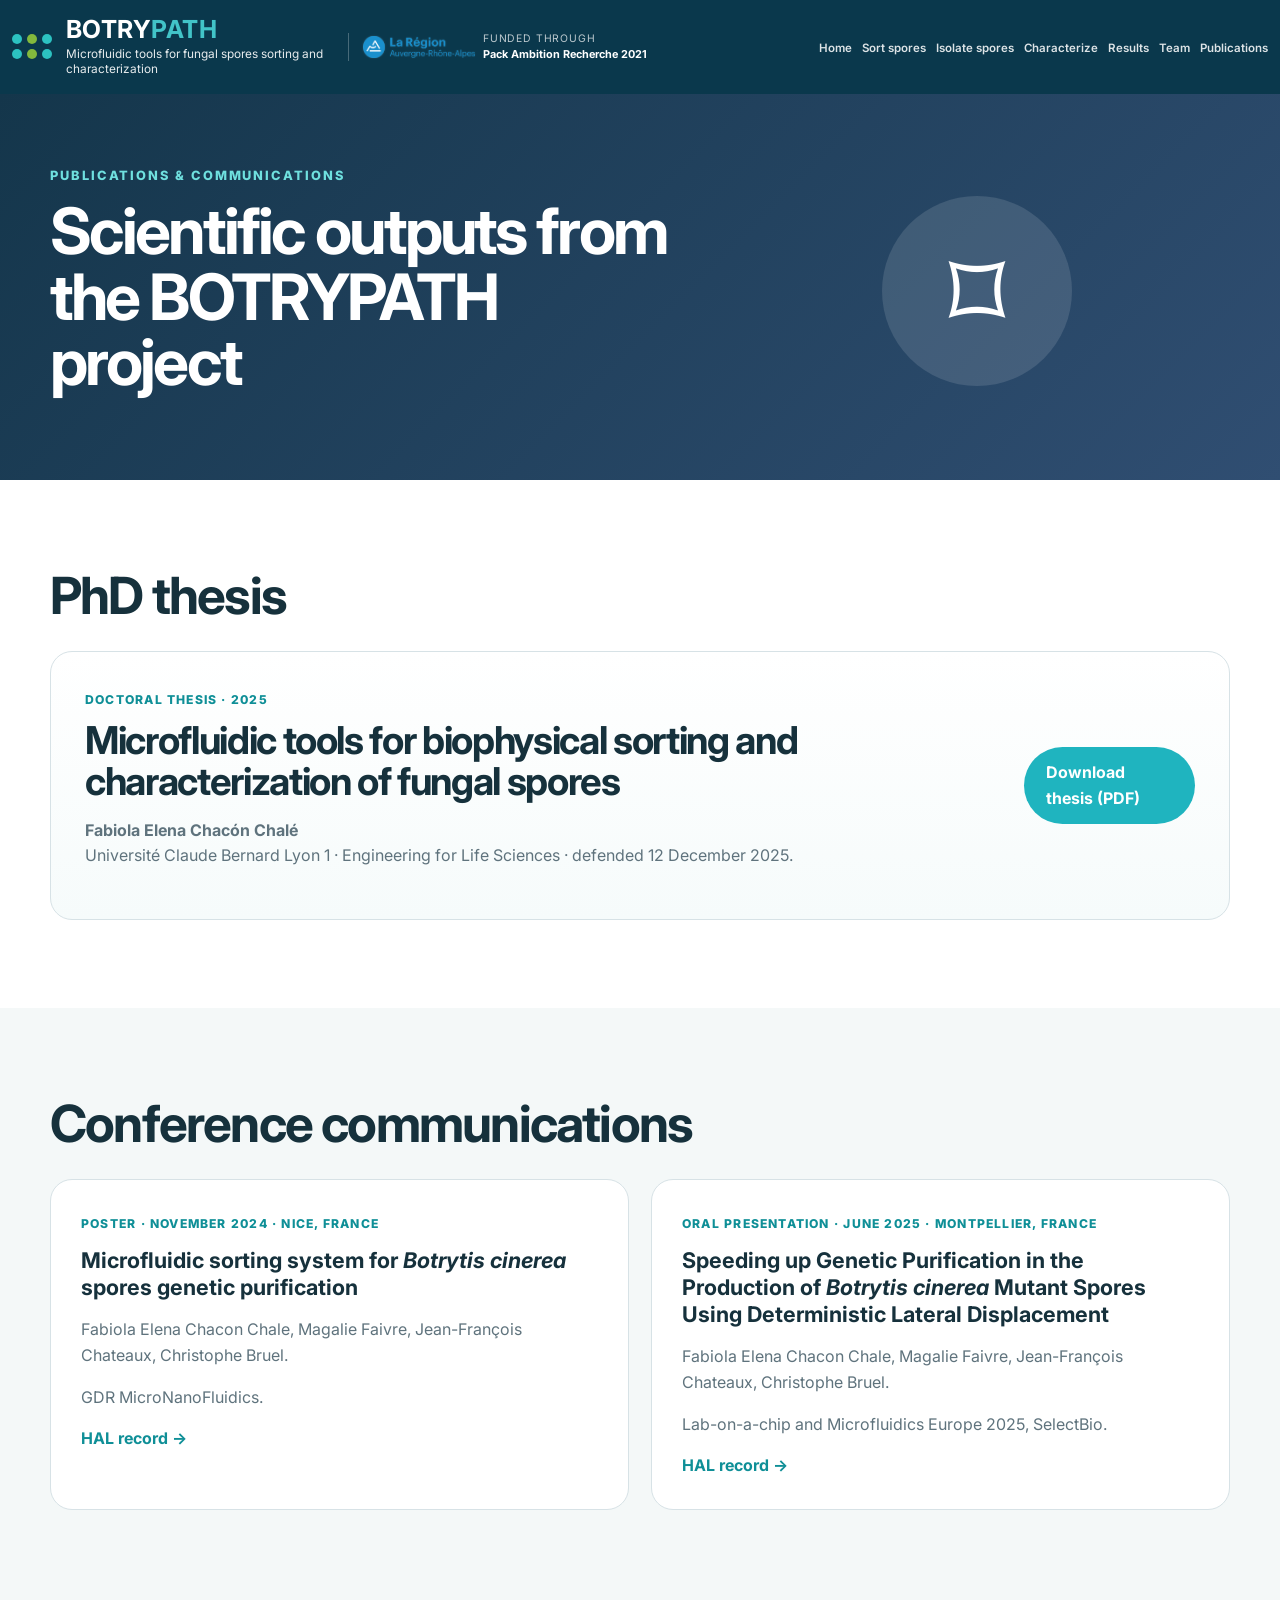
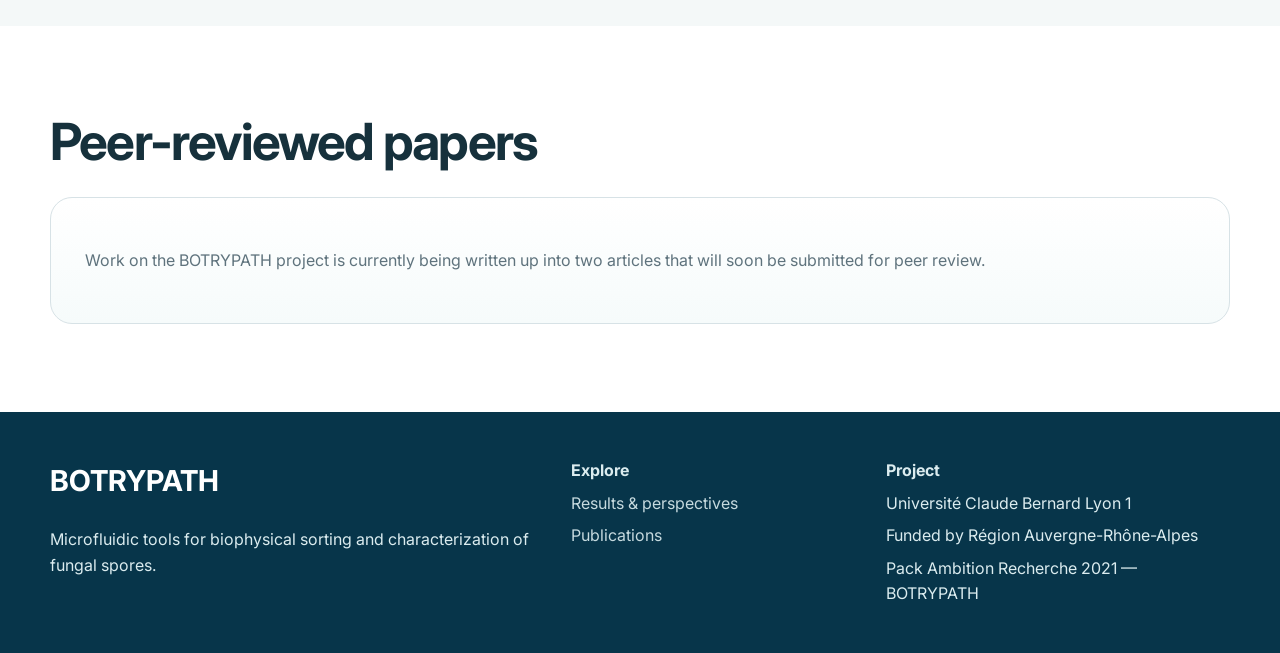
<file: publications.html>
<!doctype html>
<html lang="en">
<head>
  <meta charset="utf-8">
  <meta name="viewport" content="width=device-width, initial-scale=1">
  <title>Publications & communications — BOTRYPATH</title>
  <meta name="description" content="Thesis and scientific communications produced in connection with BOTRYPATH.">
  <link rel="preconnect" href="https://fonts.googleapis.com">
  <link rel="preconnect" href="https://fonts.gstatic.com" crossorigin>
  <link href="https://fonts.googleapis.com/css2?family=Inter:wght@400;500;600;700;800&display=swap" rel="stylesheet">
  <link rel="stylesheet" href="styles.css">
</head>
<body>

<header class="site-header">
  <div class="header-inner">
    <div class="header-left">
      <a class="brand" href="index.html" aria-label="BOTRYPATH home">
        <span class="brand-mark" aria-hidden="true"><i></i><i></i><i></i><i></i><i></i><i></i></span>
        <span class="brand-copy">
          <strong>BOTRY<span>PATH</span></strong>
          <small>Microfluidic tools for fungal spores sorting and characterization</small>
        </span>
      </a>
      <div class="header-funder" aria-label="Project funding">
        <img src="assets/logo-region.png" alt="Région Auvergne-Rhône-Alpes">
        <span class="header-funder-copy"><small>Funded through</small><strong>Pack Ambition Recherche 2021</strong></span>
      </div>
    </div>
    <button class="nav-toggle" aria-label="Open navigation" aria-expanded="false">☰</button>
    <nav class="main-nav" aria-label="Main navigation"><a href="index.html">Home</a><a href="sorting.html">Sort spores</a><a href="isolation.html">Isolate spores</a><a href="characterization.html">Characterize</a><a href="results.html">Results</a><a href="team.html">Team</a><a href="publications.html">Publications</a></nav>
  </div>
</header>
<main>
  <section class="inner-hero publications-hero">
    <div class="container inner-hero-grid">
      <div>
        <p class="eyebrow">Publications & communications</p>
        <h1>Scientific outputs from the BOTRYPATH project</h1>
      </div>
      <div class="publication-icon" aria-hidden="true">⌑</div>
    </div>
  </section>

  <section class="section">
    <div class="container">
      <h2>PhD thesis</h2>
      <article class="publication-feature">
        <div>
          <span class="pub-type">Doctoral thesis · 2025</span>
          <h2>Microfluidic tools for biophysical sorting and characterization of fungal spores</h2>
          <p><strong>Fabiola Elena Chacón Chalé</strong><br>Université Claude Bernard Lyon 1 · Engineering for Life Sciences · defended 12 December 2025.</p>
        </div>
        <a class="button primary" href="assets/Fabiola_Chacon_Chale_PhD_Thesis_2025.pdf">Download thesis (PDF)</a>
      </article>
    </div>
  </section>

  <section class="section alt">
    <div class="container">
      <h2>Conference communications</h2>
      <div class="publication-list">
        <article class="publication-card">
          <span class="pub-type">Poster · November 2024 · Nice, France</span>
          <h3>Microfluidic sorting system for <em>Botrytis cinerea</em> spores genetic purification</h3>
          <p>Fabiola Elena Chacon Chale, Magalie Faivre, Jean-François Chateaux, Christophe Bruel.</p>
          <p>GDR MicroNanoFluidics.</p>
          <a class="text-link" href="https://hal.science/hal-05233450v1">HAL record →</a>
        </article>
        <article class="publication-card">
          <span class="pub-type">Oral presentation · June 2025 · Montpellier, France</span>
          <h3>Speeding up Genetic Purification in the Production of <em>Botrytis cinerea</em> Mutant Spores Using Deterministic Lateral Displacement</h3>
          <p>Fabiola Elena Chacon Chale, Magalie Faivre, Jean-François Chateaux, Christophe Bruel.</p>
          <p>Lab-on-a-chip and Microfluidics Europe 2025, SelectBio.</p>
          <a class="text-link" href="https://hal.science/hal-05233412v1">HAL record →</a>
        </article>
      </div>
    </div>
  </section>

  <section class="section">
    <div class="container">
      <h2>Peer-reviewed papers</h2>
      <article class="publication-feature">
        <div>
          <p>Work on the BOTRYPATH project is currently being written up into two articles that will soon be submitted for peer review.</p>
        </div>
      </article>
    </div>
  </section>
</main>



<footer class="site-footer">
  <div class="container footer-grid">
    <div>
      <strong class="footer-brand">BOTRYPATH</strong>
      <p>Microfluidic tools for biophysical sorting and characterization of fungal spores.</p>
    </div>
    <div>
      <strong>Explore</strong>
      
      <a href="results.html">Results & perspectives</a>
      <a href="publications.html">Publications</a>
    </div>
    <div>
      <strong>Project</strong>
      <span>Université Claude Bernard Lyon 1</span>
      <span>Funded by Région Auvergne-Rhône-Alpes</span>
      <span>Pack Ambition Recherche 2021 — BOTRYPATH</span>
    </div>
  </div>
</footer>
<script src="script.js"></script>
</file>
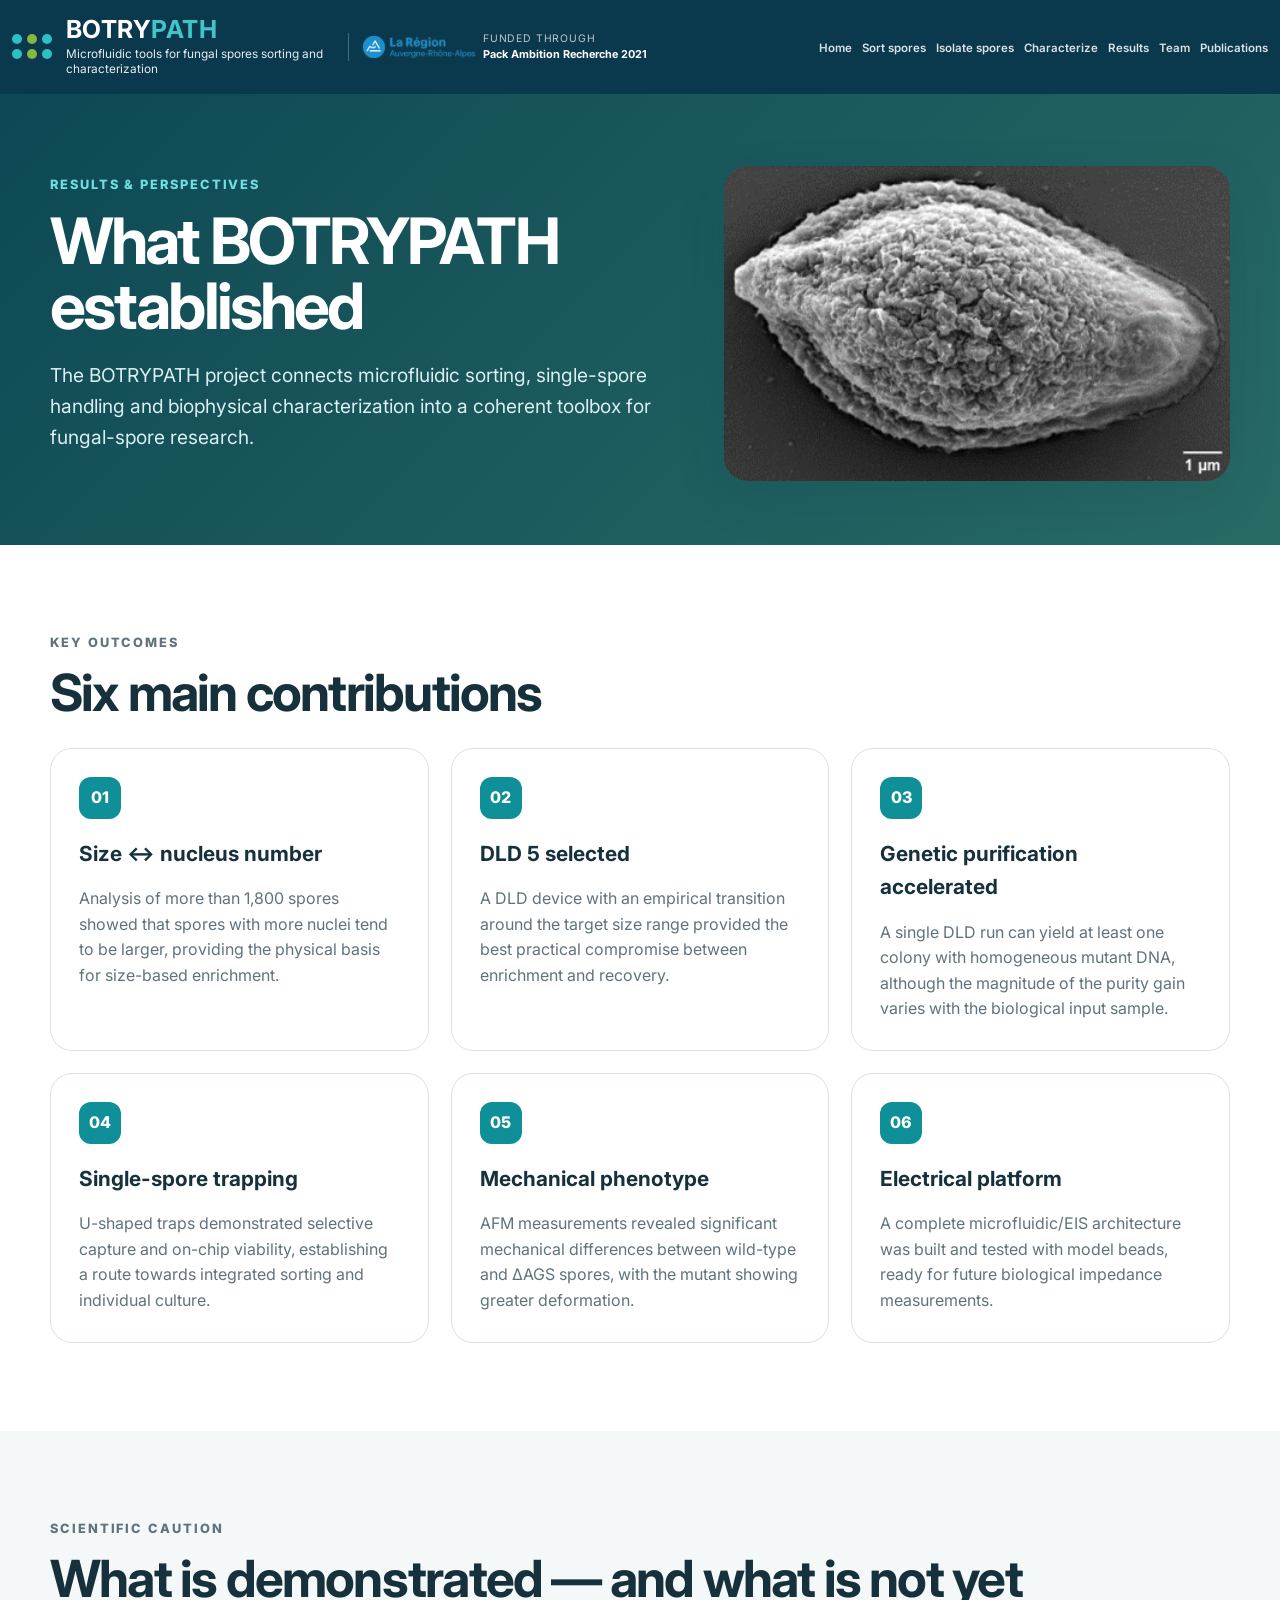
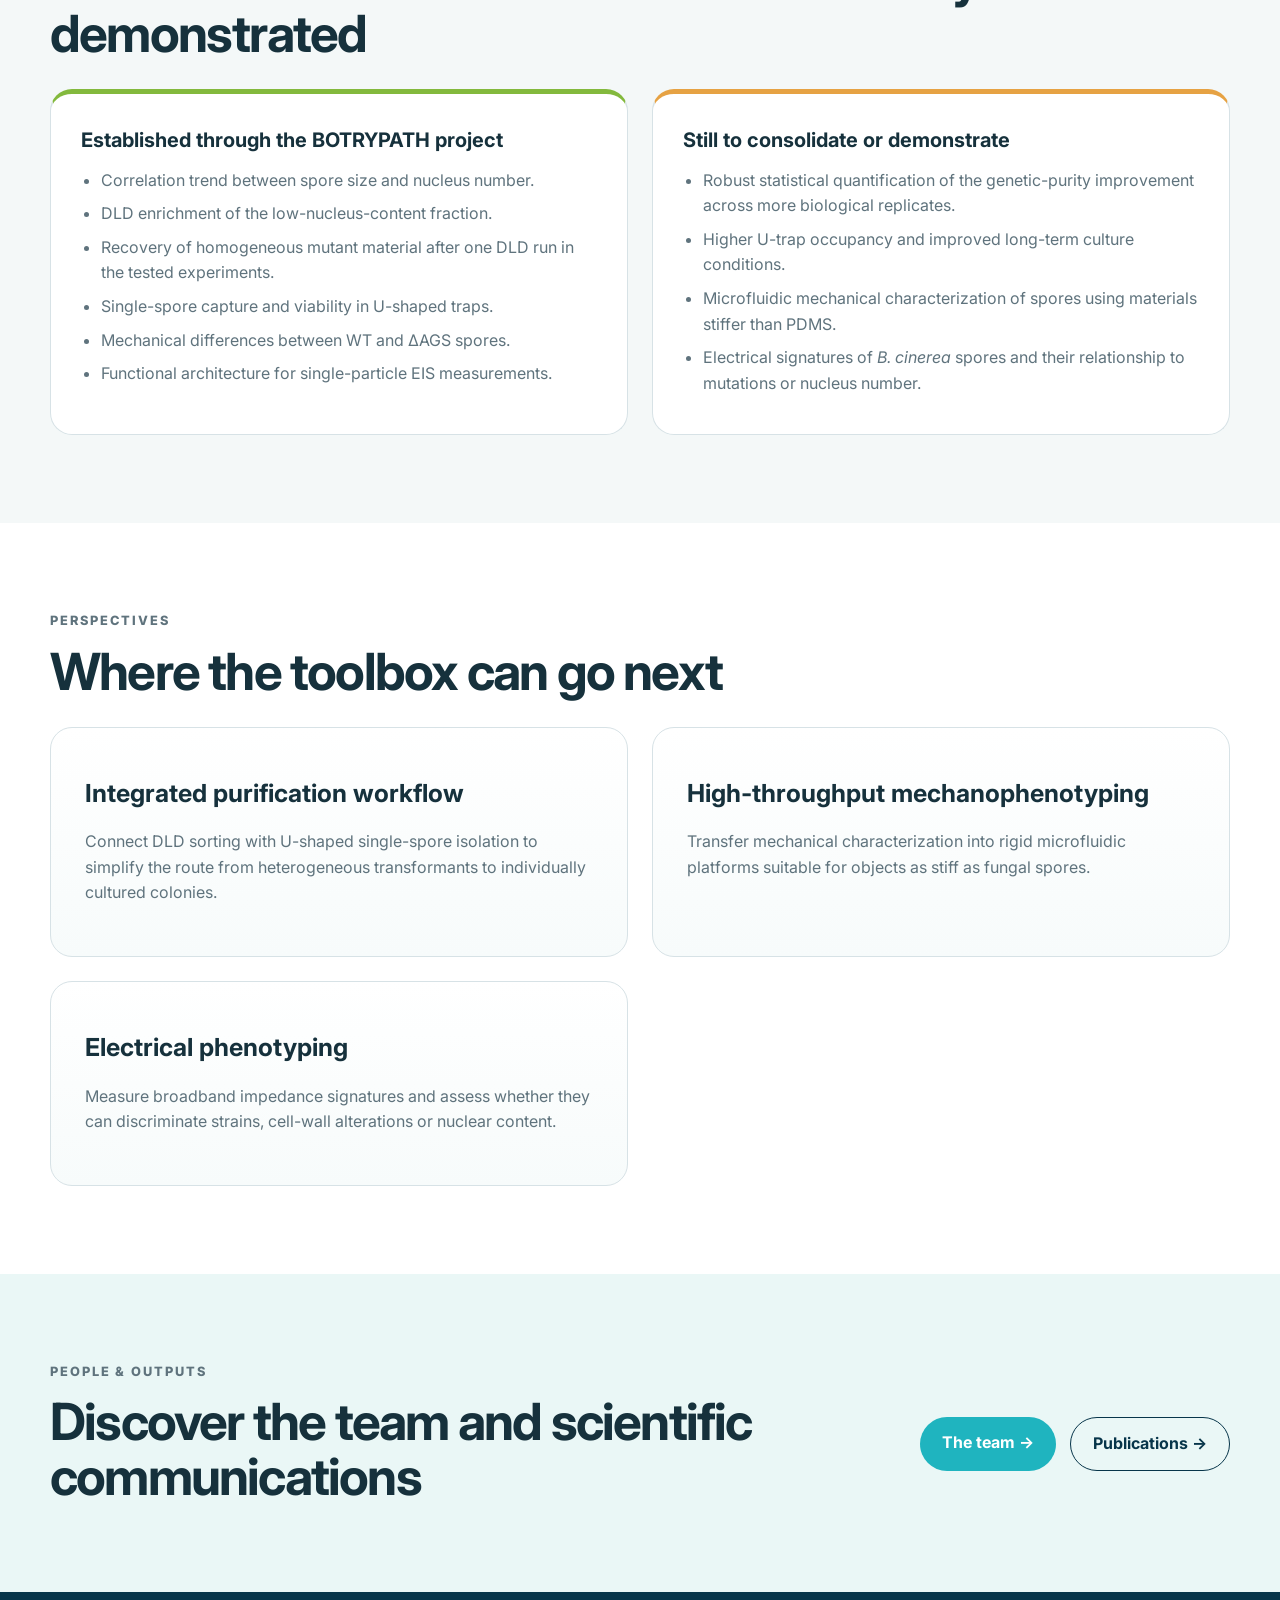
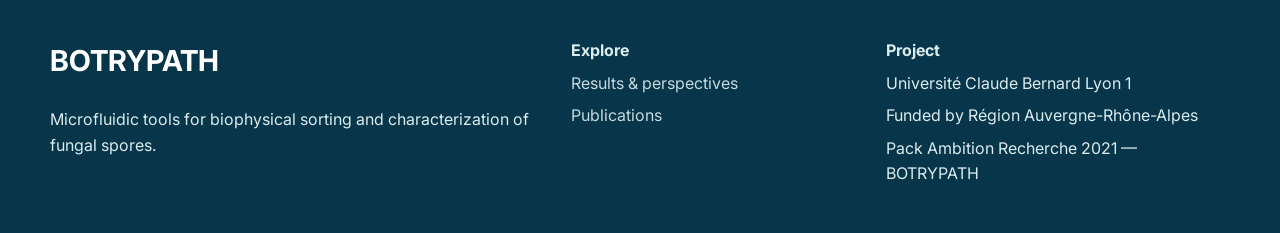
<file: results.html>
<!doctype html>
<html lang="en">
<head>
  <meta charset="utf-8">
  <meta name="viewport" content="width=device-width, initial-scale=1">
  <title>Results & perspectives — BOTRYPATH</title>
  <meta name="description" content="Main results, limitations and future perspectives of the BOTRYPATH PhD work.">
  <link rel="preconnect" href="https://fonts.googleapis.com">
  <link rel="preconnect" href="https://fonts.gstatic.com" crossorigin>
  <link href="https://fonts.googleapis.com/css2?family=Inter:wght@400;500;600;700;800&display=swap" rel="stylesheet">
  <link rel="stylesheet" href="styles.css">
</head>
<body>

<header class="site-header">
  <div class="header-inner">
    <div class="header-left">
      <a class="brand" href="index.html" aria-label="BOTRYPATH home">
        <span class="brand-mark" aria-hidden="true"><i></i><i></i><i></i><i></i><i></i><i></i></span>
        <span class="brand-copy">
          <strong>BOTRY<span>PATH</span></strong>
          <small>Microfluidic tools for fungal spores sorting and characterization</small>
        </span>
      </a>
      <div class="header-funder" aria-label="Project funding">
        <img src="assets/logo-region.png" alt="Région Auvergne-Rhône-Alpes">
        <span class="header-funder-copy"><small>Funded through</small><strong>Pack Ambition Recherche 2021</strong></span>
      </div>
    </div>
    <button class="nav-toggle" aria-label="Open navigation" aria-expanded="false">☰</button>
    <nav class="main-nav" aria-label="Main navigation"><a href="index.html">Home</a><a href="sorting.html">Sort spores</a><a href="isolation.html">Isolate spores</a><a href="characterization.html">Characterize</a><a href="results.html">Results</a><a href="team.html">Team</a><a href="publications.html">Publications</a></nav>
  </div>
</header>
<main>
  <section class="inner-hero results-hero">
    <div class="container inner-hero-grid">
      <div>
        <p class="eyebrow">Results & perspectives</p>
        <h1>What BOTRYPATH established</h1>
        <p class="lead">The BOTRYPATH project connects microfluidic sorting, single-spore handling and biophysical characterization into a coherent toolbox for fungal-spore research.</p>
      </div>
      <figure class="inner-hero-media">
        <img src="assets/spore.png" alt="SEM image of a Botrytis cinerea spore">
      </figure>
    </div>
  </section>

  <section class="section">
    <div class="container">
      <p class="section-kicker">Key outcomes</p>
      <h2>Six main contributions</h2>
      <div class="outcome-grid">
        <article class="outcome-card"><span>01</span><h3>Size ↔ nucleus number</h3><p>Analysis of more than 1,800 spores showed that spores with more nuclei tend to be larger, providing the physical basis for size-based enrichment.</p></article>
        <article class="outcome-card"><span>02</span><h3>DLD 5 selected</h3><p>A DLD device with an empirical transition around the target size range provided the best practical compromise between enrichment and recovery.</p></article>
        <article class="outcome-card"><span>03</span><h3>Genetic purification accelerated</h3><p>A single DLD run can yield at least one colony with homogeneous mutant DNA, although the magnitude of the purity gain varies with the biological input sample.</p></article>
        <article class="outcome-card"><span>04</span><h3>Single-spore trapping</h3><p>U-shaped traps demonstrated selective capture and on-chip viability, establishing a route towards integrated sorting and individual culture.</p></article>
        <article class="outcome-card"><span>05</span><h3>Mechanical phenotype</h3><p>AFM measurements revealed significant mechanical differences between wild-type and ΔAGS spores, with the mutant showing greater deformation.</p></article>
        <article class="outcome-card"><span>06</span><h3>Electrical platform</h3><p>A complete microfluidic/EIS architecture was built and tested with model beads, ready for future biological impedance measurements.</p></article>
      </div>
    </div>
  </section>

  <section class="section alt">
    <div class="container">
      <p class="section-kicker">Scientific caution</p>
      <h2>What is demonstrated — and what is not yet demonstrated</h2>
      <div class="evidence-grid">
        <div class="evidence yes"><strong>Established through the BOTRYPATH project</strong>
          <ul>
            <li>Correlation trend between spore size and nucleus number.</li>
            <li>DLD enrichment of the low-nucleus-content fraction.</li>
            <li>Recovery of homogeneous mutant material after one DLD run in the tested experiments.</li>
            <li>Single-spore capture and viability in U-shaped traps.</li>
            <li>Mechanical differences between WT and ΔAGS spores.</li>
            <li>Functional architecture for single-particle EIS measurements.</li>
          </ul>
        </div>
        <div class="evidence future"><strong>Still to consolidate or demonstrate</strong>
          <ul>
            <li>Robust statistical quantification of the genetic-purity improvement across more biological replicates.</li>
            <li>Higher U-trap occupancy and improved long-term culture conditions.</li>
            <li>Microfluidic mechanical characterization of spores using materials stiffer than PDMS.</li>
            <li>Electrical signatures of <em>B. cinerea</em> spores and their relationship to mutations or nucleus number.</li>
          </ul>
        </div>
      </div>
    </div>
  </section>

  <section class="section">
    <div class="container">
      <p class="section-kicker">Perspectives</p>
      <h2>Where the toolbox can go next</h2>
      <div class="objective-grid">
        <article class="objective-card"><h3>Integrated purification workflow</h3><p>Connect DLD sorting with U-shaped single-spore isolation to simplify the route from heterogeneous transformants to individually cultured colonies.</p></article>
        <article class="objective-card"><h3>High-throughput mechanophenotyping</h3><p>Transfer mechanical characterization into rigid microfluidic platforms suitable for objects as stiff as fungal spores.</p></article>
        <article class="objective-card"><h3>Electrical phenotyping</h3><p>Measure broadband impedance signatures and assess whether they can discriminate strains, cell-wall alterations or nuclear content.</p></article>
      </div>
    </div>
  </section>

  <section class="section next-page-band">
    <div class="container next-page">
      <div><p class="section-kicker">People & outputs</p><h2>Discover the team and scientific communications</h2></div>
      <div class="hero-actions"><a class="button primary" href="team.html">The team →</a><a class="button ghost dark-ghost" href="publications.html">Publications →</a></div>
    </div>
  </section>
</main>

<footer class="site-footer">
  <div class="container footer-grid">
    <div>
      <strong class="footer-brand">BOTRYPATH</strong>
      <p>Microfluidic tools for biophysical sorting and characterization of fungal spores.</p>
    </div>
    <div>
      <strong>Explore</strong>
      
      <a href="results.html">Results & perspectives</a>
      <a href="publications.html">Publications</a>
    </div>
    <div>
      <strong>Project</strong>
      <span>Université Claude Bernard Lyon 1</span>
      <span>Funded by Région Auvergne-Rhône-Alpes</span>
      <span>Pack Ambition Recherche 2021 — BOTRYPATH</span>
    </div>
  </div>
</footer>
<script src="script.js"></script>
</file>
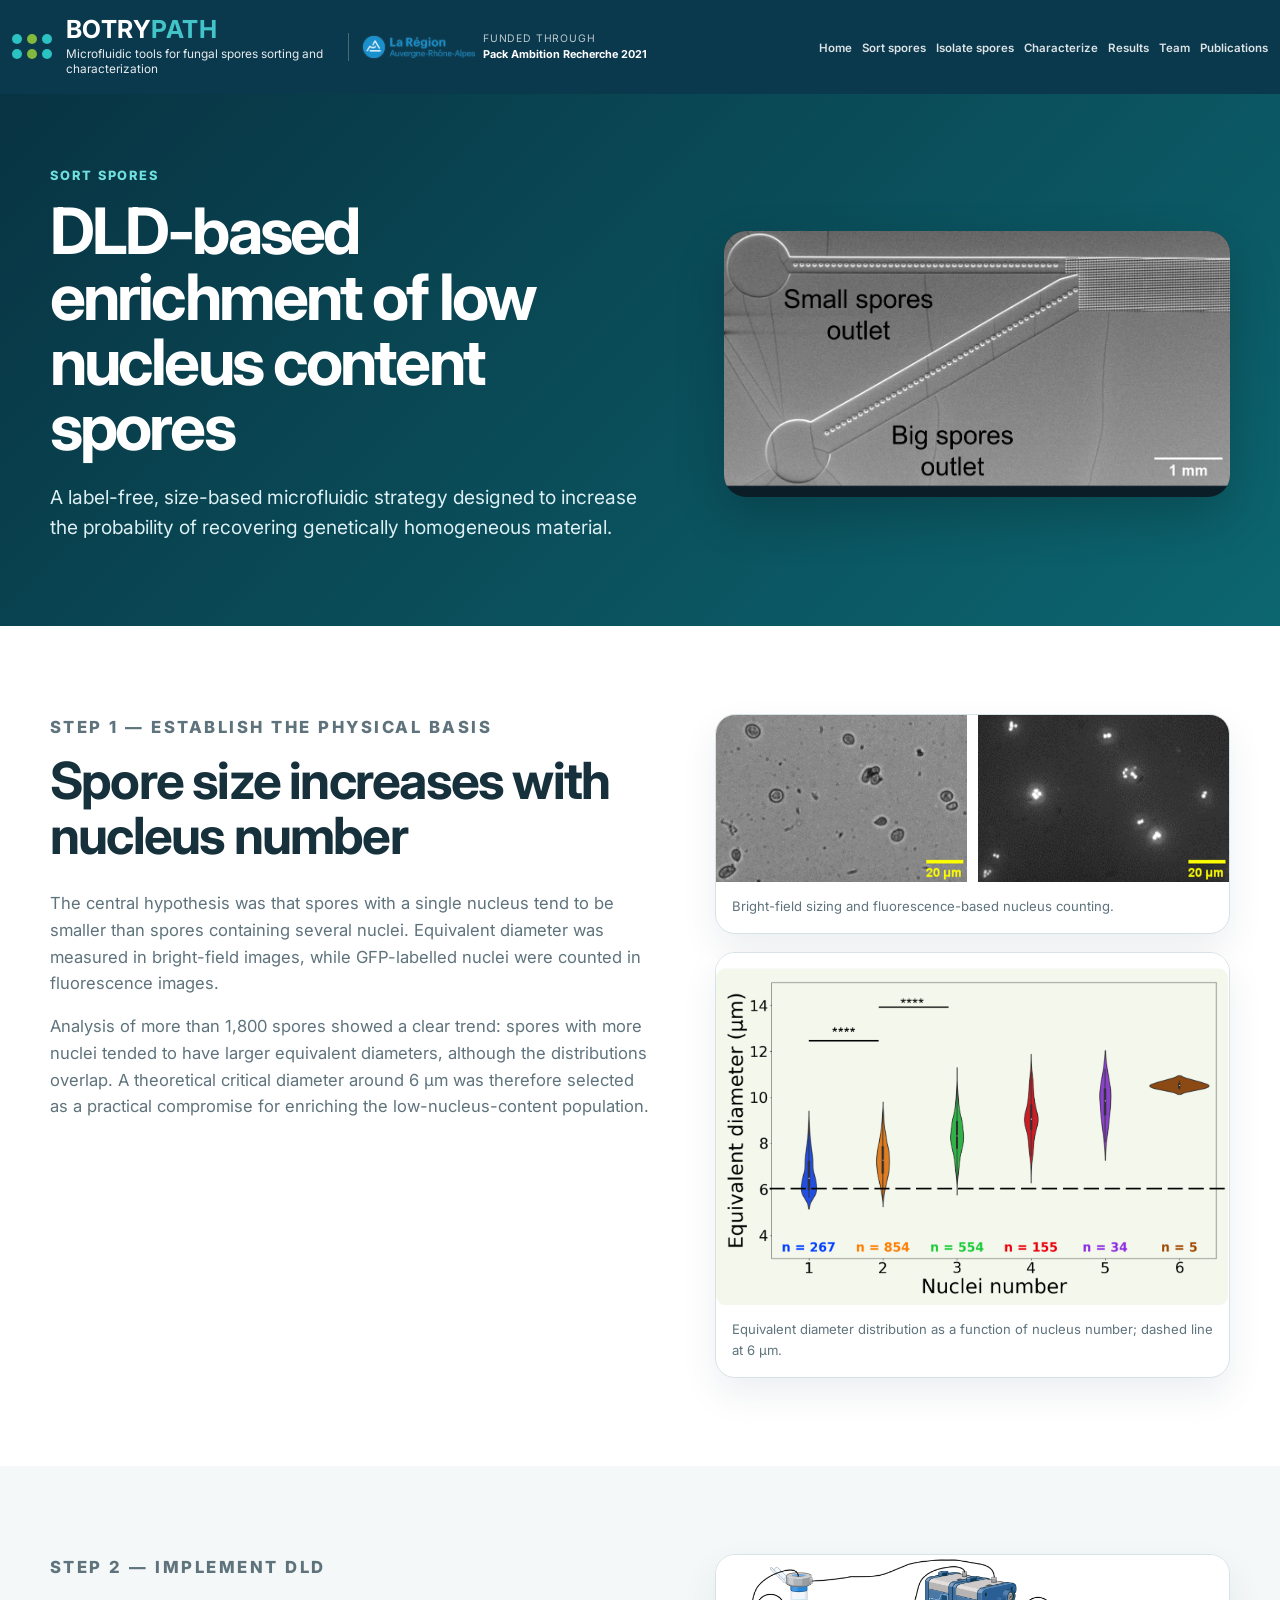
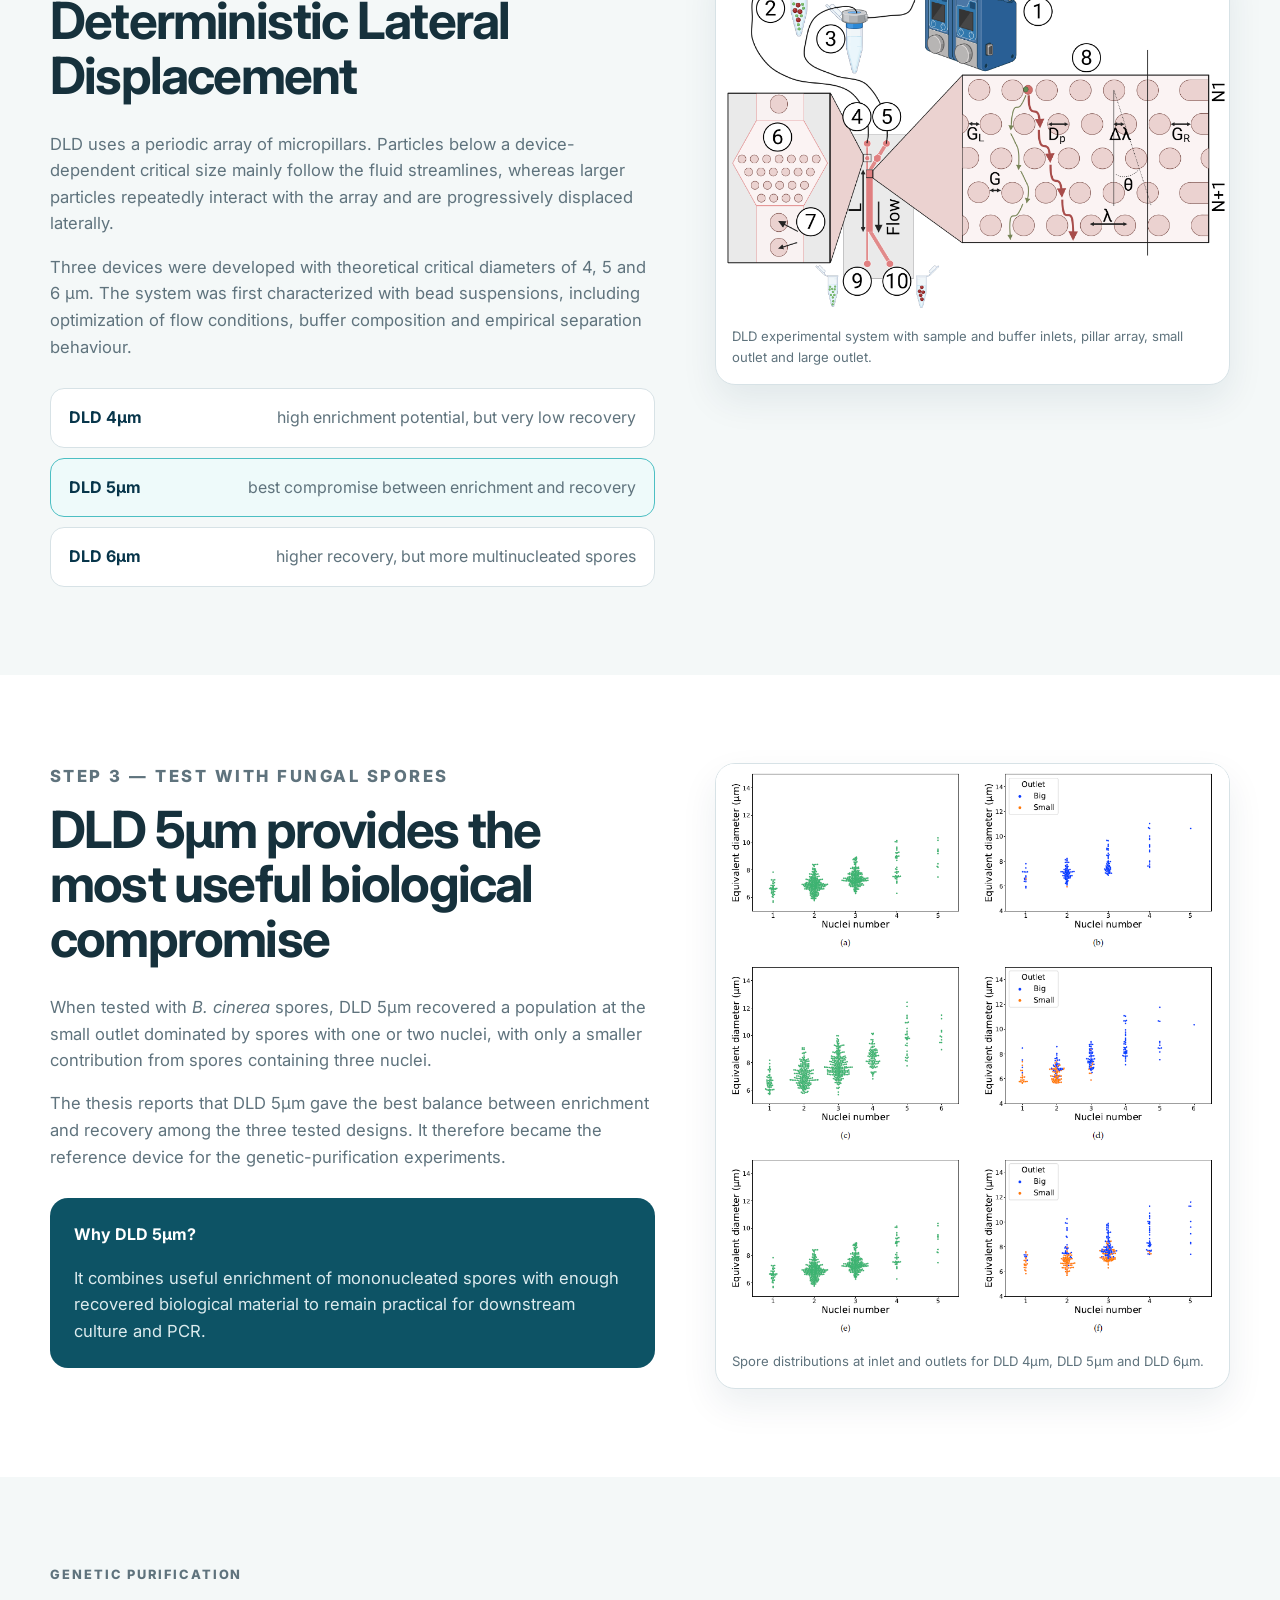
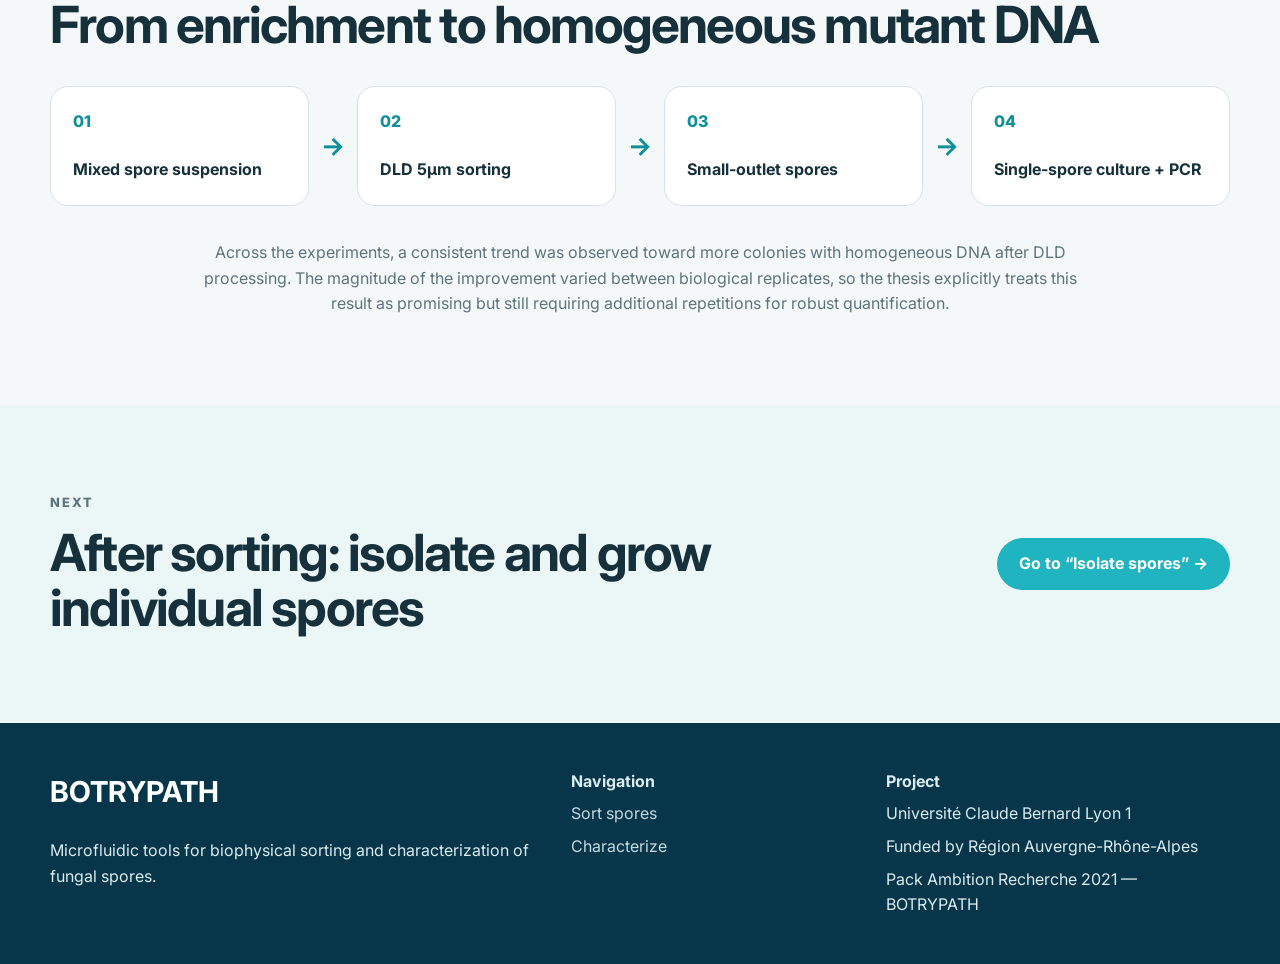
<file: sorting.html>
<!doctype html>
<html lang="en">
<head>
  <meta charset="utf-8">
  <meta name="viewport" content="width=device-width, initial-scale=1">
  <title>Sort spores — BOTRYPATH</title>
  <meta name="description" content="DLD-based enrichment of low nucleus content Botrytis cinerea spores.">
  <link rel="preconnect" href="https://fonts.googleapis.com">
  <link rel="preconnect" href="https://fonts.gstatic.com" crossorigin>
  <link href="https://fonts.googleapis.com/css2?family=Inter:wght@400;500;600;700;800&display=swap" rel="stylesheet">
  <link rel="stylesheet" href="styles.css">
</head>
<body class="sorting-page">
<header class="site-header">
  <div class="header-inner">
    <div class="header-left">
      <a class="brand" href="index.html" aria-label="BOTRYPATH home">
        <span class="brand-mark" aria-hidden="true"><i></i><i></i><i></i><i></i><i></i><i></i></span>
        <span class="brand-copy">
          <strong>BOTRY<span>PATH</span></strong>
          <small>Microfluidic tools for fungal spores sorting and characterization</small>
        </span>
      </a>
      <div class="header-funder" aria-label="Project funding">
        <img src="assets/logo-region.png" alt="Région Auvergne-Rhône-Alpes">
        <span class="header-funder-copy"><small>Funded through</small><strong>Pack Ambition Recherche 2021</strong></span>
      </div>
    </div>
    <button class="nav-toggle" aria-label="Open navigation" aria-expanded="false">☰</button>
    <nav class="main-nav" aria-label="Main navigation"><a href="index.html">Home</a><a href="sorting.html">Sort spores</a><a href="isolation.html">Isolate spores</a><a href="characterization.html">Characterize</a><a href="results.html">Results</a><a href="team.html">Team</a><a href="publications.html">Publications</a></nav>
  </div>
</header>

<main>
  <section class="inner-hero sorting-hero">
    <div class="container inner-hero-grid">
      <div>
        <p class="eyebrow">Sort spores</p>
        <h1>DLD-based enrichment of low nucleus content spores</h1>
        <p class="lead">A label-free, size-based microfluidic strategy designed to increase the probability of recovering genetically homogeneous material.</p>
      </div>
      <figure class="inner-hero-image">
        <img src="assets/microfluidic-dld-device-sem.png" alt="SEM image of the microfluidic DLD device used for Botrytis cinerea spore sorting">
      </figure>
    </div>
  </section>

  <section class="section">
    <div class="container article-grid">
      <div class="article-main">
        <p class="section-kicker">Step 1 — Establish the physical basis</p>
        <h2>Spore size increases with nucleus number</h2>
        <p>The central hypothesis was that spores with a single nucleus tend to be smaller than spores containing several nuclei. Equivalent diameter was measured in bright-field images, while GFP-labelled nuclei were counted in fluorescence images.</p>
        <p>Analysis of more than 1,800 spores showed a clear trend: spores with more nuclei tended to have larger equivalent diameters, although the distributions overlap. A theoretical critical diameter around 6 µm was therefore selected as a practical compromise for enriching the low-nucleus-content population.</p>
      </div>
      <aside class="article-aside stack-figures">
        <figure class="figure-card">
          <img src="assets/fig-3-4-spore-microscopy.png" alt="Bright-field and fluorescence images used to measure spore size and count nuclei">
          <figcaption>Bright-field sizing and fluorescence-based nucleus counting.</figcaption>
        </figure>
        <figure class="figure-card">
          <img src="assets/fig-3-5-size-nuclei.png" alt="Violin plot showing spore equivalent diameter versus number of nuclei">
          <figcaption>Equivalent diameter distribution as a function of nucleus number; dashed line at 6 µm.</figcaption>
        </figure>
      </aside>
    </div>
  </section>

  <section class="section alt">
    <div class="container article-grid reverse-on-mobile">
      <div class="article-main">
        <p class="section-kicker">Step 2 — Implement DLD</p>
        <h2>Deterministic Lateral Displacement</h2>
        <p>DLD uses a periodic array of micropillars. Particles below a device-dependent critical size mainly follow the fluid streamlines, whereas larger particles repeatedly interact with the array and are progressively displaced laterally.</p>
        <p>Three devices were developed with theoretical critical diameters of 4, 5 and 6 µm. The system was first characterized with bead suspensions, including optimization of flow conditions, buffer composition and empirical separation behaviour.</p>
        <div class="mini-comparison">
          <div><strong>DLD 4µm</strong><span>high enrichment potential, but very low recovery</span></div>
          <div class="selected"><strong>DLD 5µm</strong><span>best compromise between enrichment and recovery</span></div>
          <div><strong>DLD 6µm</strong><span>higher recovery, but more multinucleated spores</span></div>
        </div>
      </div>
      <aside class="article-aside">
        <figure class="figure-card large-figure">
          <img src="assets/fig-3-3-dld-setup.png" alt="Schematic of the DLD microfluidic experimental setup">
          <figcaption>DLD experimental system with sample and buffer inlets, pillar array, small outlet and large outlet.</figcaption>
        </figure>
      </aside>
    </div>
  </section>

  <section class="section">
    <div class="container article-grid">
      <div class="article-main">
        <p class="section-kicker">Step 3 — Test with fungal spores</p>
        <h2>DLD 5µm provides the most useful biological compromise</h2>
        <p>When tested with <em>B. cinerea</em> spores, DLD 5µm recovered a population at the small outlet dominated by spores with one or two nuclei, with only a smaller contribution from spores containing three nuclei.</p>
        <p>The thesis reports that DLD 5µm gave the best balance between enrichment and recovery among the three tested designs. It therefore became the reference device for the genetic-purification experiments.</p>
        <div class="result-callout">
          <strong>Why DLD 5µm?</strong>
          <p>It combines useful enrichment of mononucleated spores with enough recovered biological material to remain practical for downstream culture and PCR.</p>
        </div>
      </div>
      <aside class="article-aside">
        <figure class="figure-card tall-figure">
          <img src="assets/fig-3-11-dld-results.png" alt="Experimental distributions of spore equivalent diameter versus nucleus number for DLD 4µm, DLD 5µm and DLD 6µm">
          <figcaption>Spore distributions at inlet and outlets for DLD 4µm, DLD 5µm and DLD 6µm.</figcaption>
        </figure>
      </aside>
    </div>
  </section>

  <section class="section alt">
    <div class="container">
      <p class="section-kicker">Genetic purification</p>
      <h2>From enrichment to homogeneous mutant DNA</h2>
      <div class="workflow-wide">
        <div><span>01</span><strong>Mixed spore suspension</strong></div>
        <b>→</b>
        <div><span>02</span><strong>DLD 5µm sorting</strong></div>
        <b>→</b>
        <div><span>03</span><strong>Small-outlet spores</strong></div>
        <b>→</b>
        <div><span>04</span><strong>Single-spore culture + PCR</strong></div>
      </div>
      <p class="centered-copy">Across the experiments, a consistent trend was observed toward more colonies with homogeneous DNA after DLD processing. The magnitude of the improvement varied between biological replicates, so the thesis explicitly treats this result as promising but still requiring additional repetitions for robust quantification.</p>
    </div>
  </section>

  <section class="section next-page-band">
    <div class="container next-page">
      <div><p class="section-kicker">Next</p><h2>After sorting: isolate and grow individual spores</h2></div>
      <a class="button primary" href="isolation.html">Go to “Isolate spores” →</a>
    </div>
  </section>
</main>

<footer class="site-footer">
    <div class="container footer-grid">
      <div>
        <strong class="footer-brand">BOTRYPATH</strong>
        <p>Microfluidic tools for biophysical sorting and characterization of fungal spores.</p>
      </div>
      <div>
        <strong>Navigation</strong>
        
        <a href="sorting.html">Sort spores</a>
        <a href="characterization.html">Characterize</a>
      </div>
      <div>
        <strong>Project</strong>
        <span>Université Claude Bernard Lyon 1</span>
        <span>Funded by Région Auvergne-Rhône-Alpes</span>
        <span>Pack Ambition Recherche 2021 — BOTRYPATH</span>
      </div>
    </div>
  </footer>
<script src="script.js"></script>
</body>
</html>
</file>
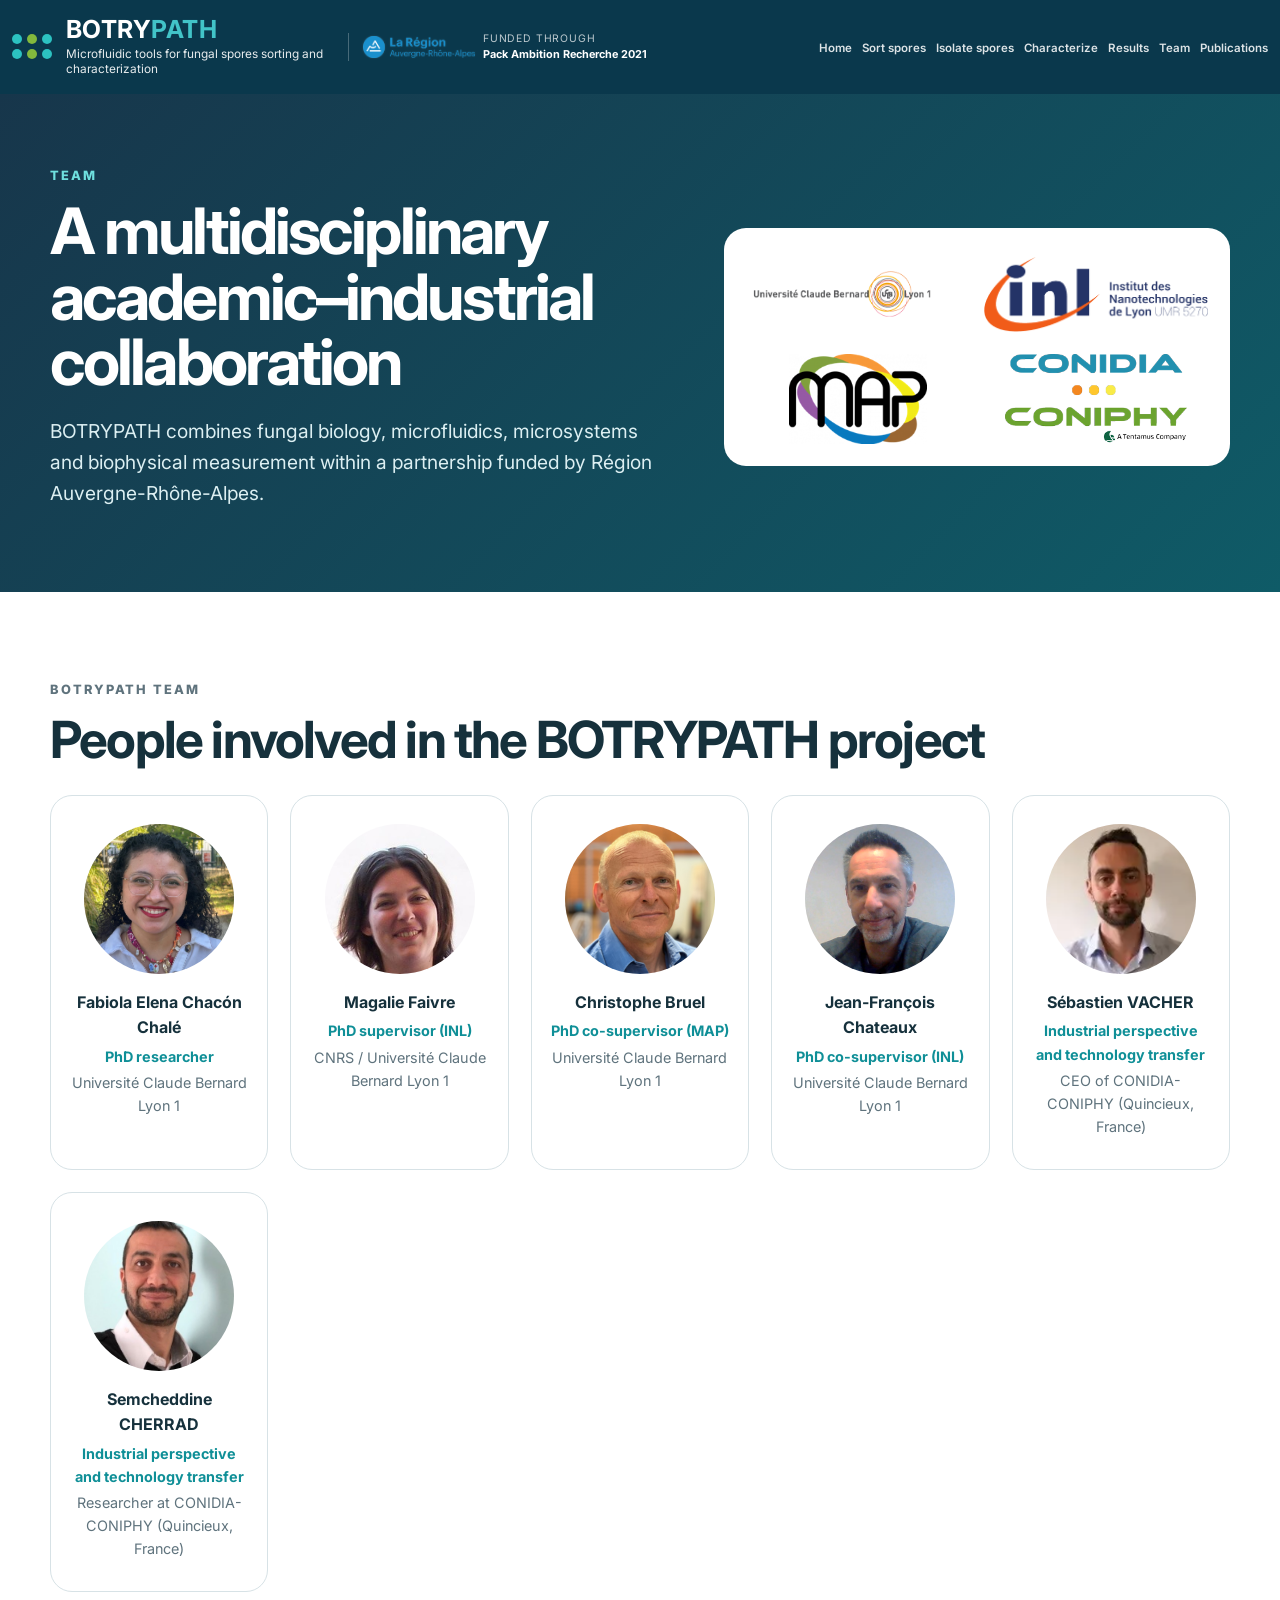
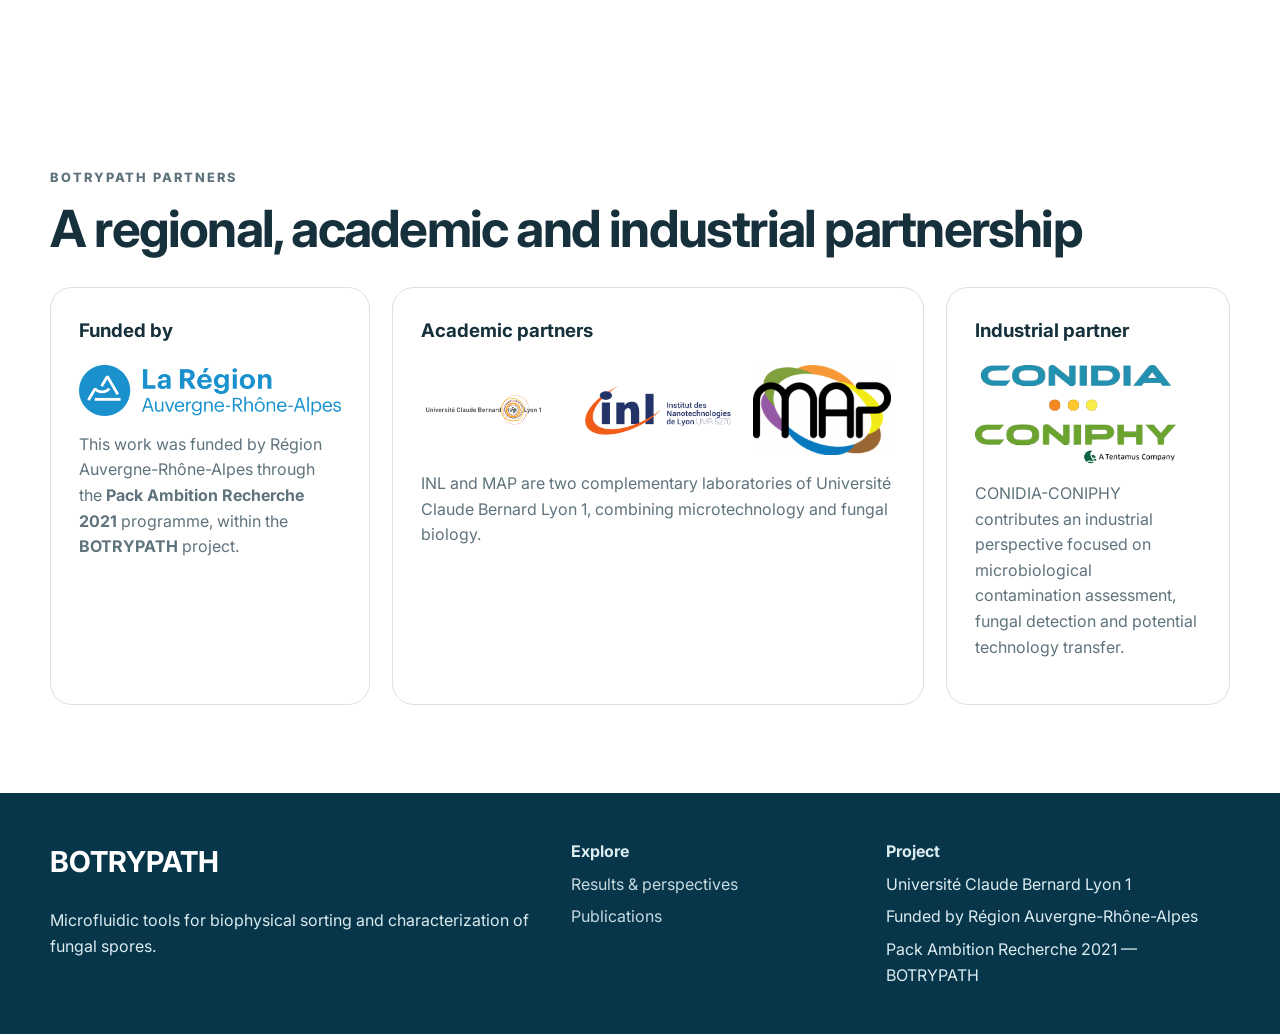
<file: team.html>
<!doctype html>
<html lang="en">
<head>
  <meta charset="utf-8">
  <meta name="viewport" content="width=device-width, initial-scale=1">
  <title>Team — BOTRYPATH</title>
  <meta name="description" content="People and partner institutions involved in the BOTRYPATH project.">
  <link rel="preconnect" href="https://fonts.googleapis.com">
  <link rel="preconnect" href="https://fonts.gstatic.com" crossorigin>
  <link href="https://fonts.googleapis.com/css2?family=Inter:wght@400;500;600;700;800&display=swap" rel="stylesheet">
  <link rel="stylesheet" href="styles.css">
</head>
<body>

<header class="site-header">
  <div class="header-inner">
    <div class="header-left">
      <a class="brand" href="index.html" aria-label="BOTRYPATH home">
        <span class="brand-mark" aria-hidden="true"><i></i><i></i><i></i><i></i><i></i><i></i></span>
        <span class="brand-copy">
          <strong>BOTRY<span>PATH</span></strong>
          <small>Microfluidic tools for fungal spores sorting and characterization</small>
        </span>
      </a>
      <div class="header-funder" aria-label="Project funding">
        <img src="assets/logo-region.png" alt="Région Auvergne-Rhône-Alpes">
        <span class="header-funder-copy"><small>Funded through</small><strong>Pack Ambition Recherche 2021</strong></span>
      </div>
    </div>
    <button class="nav-toggle" aria-label="Open navigation" aria-expanded="false">☰</button>
    <nav class="main-nav" aria-label="Main navigation"><a href="index.html">Home</a><a href="sorting.html">Sort spores</a><a href="isolation.html">Isolate spores</a><a href="characterization.html">Characterize</a><a href="results.html">Results</a><a href="team.html">Team</a><a href="publications.html">Publications</a></nav>
  </div>
</header>
<main>
  <section class="inner-hero team-hero">
    <div class="container inner-hero-grid">
      <div>
        <p class="eyebrow">Team</p>
        <h1>A multidisciplinary academic–industrial collaboration</h1>
        <p class="lead">BOTRYPATH combines fungal biology, microfluidics, microsystems and biophysical measurement within a partnership funded by Région Auvergne-Rhône-Alpes.</p>
      </div>
      <div class="partner-mini-logos">
        <img src="assets/logo-lyon1.png" alt="Université Claude Bernard Lyon 1">
        <img src="assets/logo-inl.png" alt="Institut des Nanotechnologies de Lyon">
        <img src="assets/logo-map.png" alt="MAP laboratory">
        <img src="assets/logo-coniphy.png" alt="CONIDIA-CONIPHY">
      </div>
    </div>
  </section>

  <section class="section">
    <div class="container">
      <p class="section-kicker">BOTRYPATH team</p>
      <h2>People involved in the BOTRYPATH project</h2>
      <div class="people-grid">
        <article class="person-card">
          <img class="portrait large-avatar portrait-photo" src="assets/portrait-fabiola.png" alt="Portrait of Fabiola Elena Chacón Chalé">
          <h3>Fabiola Elena Chacón Chalé</h3>
          <p class="role">PhD researcher</p>
          <p>Université Claude Bernard Lyon 1</p>
        </article>
        <article class="person-card">
          <img class="portrait large-avatar portrait-photo" src="assets/portrait-mf.jpg" alt="Portrait of Magalie Faivre">
          <h3>Magalie Faivre</h3>
          <p class="role">PhD supervisor (INL)</p>
          <p>CNRS / Université Claude Bernard Lyon 1</p>
        </article>
        <article class="person-card">
          <img class="portrait large-avatar portrait-photo" src="assets/portrait-bruel.png" alt="Portrait of Christophe Bruel">
          <h3>Christophe Bruel</h3>
          <p class="role">PhD co-supervisor (MAP)</p>
          <p>Université Claude Bernard Lyon 1</p>
        </article>
        <article class="person-card">
          <img class="portrait large-avatar portrait-photo" src="assets/portrait-jfc.png" alt="Portrait of Jean-François Chateaux">
          <h3>Jean-François Chateaux</h3>
          <p class="role">PhD co-supervisor (INL)</p>
          <p>Université Claude Bernard Lyon 1</p>
        </article>
        <article class="person-card">
          <img class="portrait large-avatar portrait-photo" src="assets/portrait-vacher.png" alt="Portrait of Sébastien Vacher">
          <h3>Sébastien VACHER</h3>
          <p class="role">Industrial perspective and technology transfer</p>
          <p>CEO of CONIDIA-CONIPHY (Quincieux, France)</p>
        </article>
        <article class="person-card">
          <img class="portrait large-avatar portrait-photo" src="assets/portrait-cherrad.png" alt="Portrait of Semcheddine">
          <h3>Semcheddine CHERRAD</h3>
          <p class="role">Industrial perspective and technology transfer</p>
          <p>Researcher at CONIDIA-CONIPHY (Quincieux, France)</p>
        </article>
      </div>
    </div>
  </section>

  <section id="partners" class="section partners">
  <div class="container">
    <p class="section-kicker">BOTRYPATH partners</p><h2>A regional, academic and industrial partnership</h2>
    <div class="partner-grid">
      <div class="partner-block"><h3>Funded by</h3><img src="assets/logo-region.png" alt="Région Auvergne-Rhône-Alpes"><p>This work was funded by Région Auvergne-Rhône-Alpes through the <strong>Pack Ambition Recherche 2021</strong> programme, within the <strong>BOTRYPATH</strong> project.</p></div>
      <div class="partner-block"><h3>Academic partners</h3><div class="logo-row"><img src="assets/logo-lyon1.png" alt="Université Claude Bernard Lyon 1"><img src="assets/logo-inl.png" alt="Institut des Nanotechnologies de Lyon"><img src="assets/logo-map.png" alt="Laboratoire MAP"></div><p>INL and MAP are two complementary laboratories of Université Claude Bernard Lyon 1, combining microtechnology and fungal biology.</p></div>
      <div class="partner-block"><h3>Industrial partner</h3><img src="assets/logo-coniphy.png" alt="CONIDIA-CONIPHY"><p>CONIDIA-CONIPHY contributes an industrial perspective focused on microbiological contamination assessment, fungal detection and potential technology transfer.</p></div>
    </div>
  </div>
</section>
</main>

<footer class="site-footer">
  <div class="container footer-grid">
    <div>
      <strong class="footer-brand">BOTRYPATH</strong>
      <p>Microfluidic tools for biophysical sorting and characterization of fungal spores.</p>
    </div>
    <div>
      <strong>Explore</strong>
      
      <a href="results.html">Results & perspectives</a>
      <a href="publications.html">Publications</a>
    </div>
    <div>
      <strong>Project</strong>
      <span>Université Claude Bernard Lyon 1</span>
      <span>Funded by Région Auvergne-Rhône-Alpes</span>
      <span>Pack Ambition Recherche 2021 — BOTRYPATH</span>
    </div>
  </div>
</footer>
<script src="script.js"></script>
</file>
<file: styles.css>
:root {
  --navy: #07354a;
  --navy-2: #0a4660;
  --cyan: #1ca6b8;
  --teal: #0f8f97;
  --green: #83b93d;
  --ink: #16313c;
  --muted: #5f737d;
  --line: #d7e2e6;
  --soft: #f4f8f8;
  --white: #fff;
  --shadow: 0 18px 50px rgba(7,53,74,.12);
  --radius: 22px;
}

* { box-sizing: border-box; }
html { scroll-behavior: smooth; }
body {
  margin: 0;
  font-family: Inter, system-ui, -apple-system, BlinkMacSystemFont, "Segoe UI", sans-serif;
  color: var(--ink);
  background: var(--white);
  line-height: 1.6;
}
img { max-width: 100%; display: block; }
a { color: inherit; }
.container { width: min(1180px, calc(100% - 40px)); margin-inline: auto; }

.site-header {
  position: sticky;
  top: 0;
  z-index: 100;
  background: rgba(7,53,74,.96);
  color: white;
  backdrop-filter: blur(12px);
}
.header-inner {
  min-height: 78px;
  display: flex;
  align-items: center;
  gap: 28px;
  justify-content: space-between;
}
.brand {
  display: flex;
  align-items: center;
  gap: 12px;
  text-decoration: none;
  min-width: 245px;
}
.brand strong {
  display: block;
  font-size: 1.6rem;
  letter-spacing: .02em;
  line-height: 1;
}
.brand strong span { color: #42c4c8; }
.brand small { display: block; opacity: .83; margin-top: 5px; }
.brand-mark { width: 42px; display: grid; grid-template-columns: repeat(3, 10px); gap: 5px; }
.brand-mark i { width: 10px; height: 10px; background: #2cc2c1; border-radius: 50%; }
.brand-mark i:nth-child(2), .brand-mark i:nth-child(5) { background: var(--green); }

.main-nav {
  display: flex;
  align-items: center;
  gap: 24px;
  font-size: .9rem;
  font-weight: 600;
}
.main-nav a {
  text-decoration: none;
  opacity: .86;
  padding-block: 28px 24px;
  border-bottom: 3px solid transparent;
}
.main-nav a:hover,
.main-nav a.active { opacity: 1; border-bottom-color: #38c5c7; }
.nav-toggle {
  display: none;
  background: none;
  border: 0;
  color: white;
  font-size: 1.7rem;
}

.hero {
  background:
    radial-gradient(circle at 20% 10%, rgba(28,166,184,.18), transparent 35%),
    linear-gradient(135deg, #0a2f3e 0%, #0a4556 45%, #0d5a65 100%);
  color: white;
  padding: 72px 0;
}
.hero-grid {
  display: grid;
  grid-template-columns: 1.05fr .95fr;
  gap: 58px;
  align-items: center;
}
.eyebrow, .section-kicker {
  text-transform: uppercase;
  letter-spacing: .15em;
  font-size: .8rem;
  font-weight: 800;
  color: #6fe0df;
  margin: 0 0 12px;
}
.hero h1 {
  font-size: clamp(2.4rem, 5vw, 5rem);
  line-height: 1.02;
  letter-spacing: -.045em;
  margin: 0 0 24px;
}
.lead { font-size: 1.2rem; max-width: 720px; color: #dceff2; }
.hero-actions { display: flex; gap: 14px; flex-wrap: wrap; margin-top: 30px; }
.button {
  display: inline-block;
  padding: 13px 22px;
  border-radius: 999px;
  text-decoration: none;
  font-weight: 700;
}
.button.primary { background: #1fb4bf; color: white; }
.button.ghost { border: 1px solid rgba(255,255,255,.45); color: white; }
.hero-media {
  margin: 0;
  background: rgba(255,255,255,.06);
  padding: 14px;
  border-radius: 28px;
  box-shadow: var(--shadow);
}
.hero-media img {
  width: 100%;
  aspect-ratio: 1.55;
  object-fit: cover;
  border-radius: 18px;
}
.hero-media figcaption { padding: 10px 4px 0; font-size: .85rem; opacity: .8; }

.pillars { margin-top: -22px; position: relative; z-index: 3; }
.cards-3, .cards-2, .feature-grid, .metric-grid, .partner-grid, .team-grid {
  display: grid;
  gap: 22px;
}
.cards-3 { grid-template-columns: repeat(3, 1fr); }
.pillar-card {
  background: white;
  border-radius: var(--radius);
  box-shadow: var(--shadow);
  padding: 34px;
}
.icon {
  width: 52px; height: 52px;
  display: grid; place-items: center;
  border-radius: 50%;
  background: #e3f6f6;
  color: var(--teal);
  font-size: 1.8rem;
  font-weight: 800;
}
.pillar-card h2 { margin: 20px 0 2px; font-size: 1.65rem; }
.pillar-card h3 { color: var(--teal); margin: 0 0 10px; font-size: 1rem; }
.pillar-card p { color: var(--muted); }
.pillar-card a { color: var(--teal); font-weight: 700; text-decoration: none; }

.section { padding: 88px 0; }
.section.alt { background: var(--soft); }
.section h2 {
  font-size: clamp(2rem, 4vw, 3.5rem);
  letter-spacing: -.035em;
  line-height: 1.07;
  margin: 0 0 28px;
}
.section p { color: var(--muted); }

.split { display: grid; grid-template-columns: 1fr 1fr; gap: 64px; align-items: center; }

.process {
  display: grid;
  grid-template-columns: 1fr auto 1fr auto 1fr auto 1fr;
  gap: 10px;
  align-items: center;
}
.step {
  min-height: 135px;
  background: white;
  border: 1px solid var(--line);
  border-radius: 18px;
  padding: 20px;
  display: flex;
  flex-direction: column;
  justify-content: space-between;
}
.step span {
  width: 32px; height: 32px;
  display: grid; place-items: center;
  background: var(--teal); color: white;
  border-radius: 50%; font-weight: 800;
}
.arrow { font-size: 1.5rem; color: var(--teal); }

.feature-grid { grid-template-columns: repeat(3, 1fr); margin-top: 30px; }
.feature {
  padding: 28px;
  border: 1px solid var(--line);
  border-radius: var(--radius);
}
.number {
  display: inline-grid; place-items: center;
  width: 42px; height: 42px;
  border-radius: 12px;
  background: var(--navy); color: white;
  font-weight: 800;
}
.feature h3 { font-size: 1.4rem; margin-bottom: 4px; }

.workflow-box {
  display: grid;
  grid-template-columns: 1fr auto 1fr auto 1fr auto 1fr;
  gap: 10px;
  align-items: center;
  background: white;
  border-radius: var(--radius);
  padding: 28px;
  border: 1px solid var(--line);
  text-align: center;
}
.workflow-box span { color: var(--teal); font-size: 1.5rem; }

.cards-2 { grid-template-columns: repeat(2, 1fr); }
.science-card {
  border-radius: var(--radius);
  padding: 34px;
  background: linear-gradient(180deg, #ffffff, #f6fbfb);
  border: 1px solid var(--line);
}
.science-card h3 { font-size: 1.45rem; color: var(--navy); }

.metrics { background: linear-gradient(180deg, #edf8f3, #f8fbf8); }
.metric-grid { grid-template-columns: repeat(4, 1fr); }
.metric {
  padding: 26px 18px;
  text-align: center;
  border-right: 1px solid #d9e8df;
}
.metric:last-child { border-right: 0; }
.metric strong { display: block; font-size: 2.6rem; color: var(--teal); line-height: 1; }
.metric span { display: block; margin-top: 10px; color: var(--muted); }

.partner-grid { grid-template-columns: .9fr 1.5fr .8fr; align-items: start; }
.partner-block {
  background: white;
  border: 1px solid var(--line);
  border-radius: var(--radius);
  padding: 28px;
  min-height: 100%;
}
.partner-block h3 { margin-top: 0; }
.partner-block > img { max-height: 100px; object-fit: contain; object-position: left center; }
.logo-row { display: grid; grid-template-columns: repeat(3, 1fr); gap: 18px; align-items: center; }
.logo-row img { max-height: 90px; width: 100%; object-fit: contain; }

.team-preview { background: #fbfcfc; }
.team-grid { grid-template-columns: repeat(5, 1fr); }
.team-grid article { text-align: center; }
.portrait {
  width: 130px; height: 130px;
  margin: 0 auto 16px;
  border-radius: 50%;
  display: grid; place-items: center;
  color: white;
  font-size: 1.8rem; font-weight: 800;
  background: linear-gradient(135deg, var(--teal), var(--navy));
}
.p2 { background: linear-gradient(135deg, #8ebf44, #2e7d5f); }
.p3 { background: linear-gradient(135deg, #5477a5, #122f4b); }
.p4 { background: linear-gradient(135deg, #d47f32, #7a4a1b); }
.p5 { background: linear-gradient(135deg, #9faeb6, #53646d); }
.team-grid h3 { font-size: 1rem; margin-bottom: 2px; }
.team-grid p { margin-top: 0; font-size: .9rem; }

.site-footer {
  background: var(--navy);
  color: #dbecef;
  padding: 46px 0;
}
.footer-grid { display: grid; grid-template-columns: 1.4fr .8fr 1fr; gap: 40px; }
.footer-grid > div { display: flex; flex-direction: column; gap: 7px; }
.footer-grid a { color: inherit; text-decoration: none; opacity: .9; }
.footer-brand { font-size: 1.8rem; color: white; }

@media (max-width: 980px) {
  .main-nav {
    display: none;
    position: absolute;
    left: 20px; right: 20px; top: 72px;
    background: var(--navy);
    padding: 16px;
    border-radius: 16px;
    flex-direction: column;
    align-items: stretch;
  }
  .main-nav.open { display: flex; }
  .main-nav a { padding: 10px 4px; border: 0; }
  .nav-toggle { display: block; }
  .hero-grid, .split, .cards-2 { grid-template-columns: 1fr; }
  .cards-3, .feature-grid, .metric-grid { grid-template-columns: repeat(2, 1fr); }
  .process, .workflow-box { grid-template-columns: 1fr; }
  .arrow, .workflow-box span { transform: rotate(90deg); }
  .partner-grid { grid-template-columns: 1fr; }
  .team-grid { grid-template-columns: repeat(2, 1fr); }
}

@media (max-width: 640px) {
  .container { width: min(100% - 28px, 1180px); }
  .hero { padding: 48px 0; }
  .section { padding: 64px 0; }
  .cards-3, .feature-grid, .metric-grid, .team-grid, .footer-grid { grid-template-columns: 1fr; }
  .metric { border-right: 0; border-bottom: 1px solid #d9e8df; }
  .metric:last-child { border-bottom: 0; }
  .logo-row { grid-template-columns: 1fr; }
}

/* Inner pages */
.inner-hero {
  background: linear-gradient(135deg, #082f40 0%, #0b5263 100%);
  color: white;
  padding: 72px 0 64px;
}
.inner-hero-grid {
  display: grid;
  grid-template-columns: 1.1fr .9fr;
  gap: 56px;
  align-items: center;
}
.inner-hero h1 {
  font-size: clamp(2.6rem, 5vw, 4.9rem);
  line-height: 1.02;
  letter-spacing: -.045em;
  margin: 0 0 22px;
}
.inner-hero-media { margin: 0; }
.inner-hero-media img {
  width: 100%;
  max-height: 360px;
  object-fit: cover;
  border-radius: 24px;
  box-shadow: var(--shadow);
}
.sorting-hero { background: linear-gradient(135deg, #083342, #0c6670); }
.hero-stat-panel {
  display: grid;
  grid-template-columns: repeat(3,1fr);
  gap: 14px;
}
.hero-stat-panel > div {
  background: rgba(255,255,255,.09);
  border: 1px solid rgba(255,255,255,.18);
  padding: 24px 18px;
  border-radius: 18px;
}
.hero-stat-panel strong { display:block; font-size:2rem; color:#79e0de; }
.hero-stat-panel span { display:block; font-size:.9rem; color:#d6ebee; margin-top:6px; }
.article-grid {
  display: grid;
  grid-template-columns: minmax(0,1.08fr) minmax(320px,.92fr);
  gap: 60px;
  align-items: start;
}
.article-main p { font-size: 1.04rem; }
.article-aside { position: sticky; top: 104px; }
.figure-card {
  margin: 0;
  background: white;
  border: 1px solid var(--line);
  border-radius: 20px;
  overflow: hidden;
  box-shadow: 0 16px 36px rgba(7,53,74,.08);
}
.figure-card img { width: 100%; height: auto; background: #fff; }
.figure-card figcaption { padding: 14px 16px 16px; font-size: .82rem; color: var(--muted); }
.stack-figures { display: grid; gap: 18px; }
.callout-row { display:grid; grid-template-columns:repeat(3,1fr); gap:12px; margin-top:30px; }
.callout { border:1px solid var(--line); border-radius:16px; padding:18px; background:#fff; }
.callout strong { display:block; color:var(--teal); font-size:1.6rem; }
.callout span { font-weight:700; }
.highlight-box {
  margin-top: 28px;
  padding: 24px;
  border-left: 5px solid var(--cyan);
  background: white;
  border-radius: 0 16px 16px 0;
}
.highlight-number { display:block; font-size:1.8rem; font-weight:800; color:var(--navy); }
.objective-grid { display:grid; grid-template-columns:repeat(2,1fr); gap:24px; }
.objective-card {
  padding: 34px;
  border: 1px solid var(--line);
  border-radius: 22px;
  background: linear-gradient(180deg,#fff,#f7fbfb);
}
.objective-index { font-size:.8rem; letter-spacing:.12em; font-weight:800; color:var(--teal); }
.objective-card h3 { font-size:1.55rem; margin:12px 0 8px; }
.text-link { color:var(--teal); text-decoration:none; font-weight:700; }
.next-page-band { background:#eaf7f6; }
.next-page { display:flex; align-items:center; justify-content:space-between; gap:24px; }
.next-page h2 { margin-bottom:0; max-width:760px; }
.mini-comparison { display:grid; gap:10px; margin-top:28px; }
.mini-comparison > div { padding:16px 18px; border:1px solid var(--line); border-radius:14px; background:#fff; display:flex; justify-content:space-between; gap:20px; }
.mini-comparison > div.selected { border-color:#4cbfc3; background:#eefafa; }
.mini-comparison strong { color:var(--navy); }
.mini-comparison span { color:var(--muted); text-align:right; }
.result-callout { margin-top:28px; background:#0d5365; color:white; border-radius:18px; padding:24px; }
.result-callout p { color:#dcebee; margin-bottom:0; }
.workflow-wide {
  display:grid;
  grid-template-columns:1fr auto 1fr auto 1fr auto 1fr;
  align-items:center;
  gap:12px;
  margin:34px 0;
}
.workflow-wide > div { min-height:120px; border:1px solid var(--line); background:#fff; border-radius:18px; padding:22px; display:flex; flex-direction:column; justify-content:space-between; }
.workflow-wide span { color:var(--teal); font-weight:800; }
.workflow-wide b { color:var(--teal); font-size:1.6rem; }
.centered-copy { max-width:900px; margin:0 auto; text-align:center; }
.tall-figure img { max-height: 760px; object-fit: contain; }

@media (max-width: 980px) {
  .inner-hero-grid, .article-grid, .objective-grid { grid-template-columns:1fr; }
  .article-aside { position: static; }
  .hero-stat-panel { grid-template-columns:repeat(3,1fr); }
  .callout-row { grid-template-columns:1fr; }
  .workflow-wide { grid-template-columns:1fr; }
  .workflow-wide b { transform: rotate(90deg); justify-self:center; }
  .next-page { flex-direction:column; align-items:flex-start; }
}
@media (max-width: 640px) {
  .hero-stat-panel { grid-template-columns:1fr; }
  .mini-comparison > div { flex-direction:column; }
  .mini-comparison span { text-align:left; }
}


/* ---- Full-site pages ---- */
.isolation-hero { background: linear-gradient(135deg,#123947,#0b6770); color:#fff; }
.characterization-hero { background: linear-gradient(135deg,#17384b,#34576f); color:#fff; }
.results-hero { background: linear-gradient(135deg,#0d4854,#286b65); color:#fff; }
.team-hero { background: linear-gradient(135deg,#17364b,#0f5b67); color:#fff; }
.publications-hero { background: linear-gradient(135deg,#14364b,#304e72); color:#fff; }

.embedded-figure { margin-top:22px; background:#fff; }
.embedded-figure img { max-height:330px; width:100%; object-fit:contain; }

.outcome-grid { display:grid; grid-template-columns:repeat(3,1fr); gap:22px; }
.outcome-card { border:1px solid var(--line); border-radius:var(--radius); padding:28px; background:#fff; }
.outcome-card > span { display:inline-grid; width:42px; height:42px; place-items:center; border-radius:12px; background:var(--teal); color:white; font-weight:800; }
.outcome-card h3 { margin:18px 0 6px; font-size:1.3rem; }
.outcome-card p { margin-bottom:0; }

.evidence-grid { display:grid; grid-template-columns:1fr 1fr; gap:24px; }
.evidence { padding:30px; border-radius:var(--radius); border:1px solid var(--line); background:#fff; }
.evidence strong { font-size:1.25rem; display:block; margin-bottom:12px; }
.evidence ul { margin:0; padding-left:20px; color:var(--muted); }
.evidence li { margin:8px 0; }
.evidence.yes { border-top:5px solid var(--green); }
.evidence.future { border-top:5px solid #e6a243; }

.people-grid { display:grid; grid-template-columns:repeat(5,1fr); gap:22px; }
.person-card { text-align:center; background:#fff; border:1px solid var(--line); border-radius:var(--radius); padding:28px 18px; }
.person-card h3 { font-size:1rem; margin:16px 0 4px; }
.person-card p { font-size:.9rem; margin:3px 0; }
.person-card .role { color:var(--teal); font-weight:700; }
.large-avatar { width:150px; height:150px; }
.placeholder-person { border-style:dashed; }

.partner-mini-logos { display:grid; grid-template-columns:1fr 1fr; gap:14px; background:#fff; border-radius:22px; padding:22px; }
.partner-mini-logos img { width:100%; height:90px; object-fit:contain; }

.publication-icon { width:190px; height:190px; border-radius:50%; background:rgba(255,255,255,.12); display:grid; place-items:center; font-size:7rem; color:#fff; margin-inline:auto; }
.publication-feature { display:flex; justify-content:space-between; align-items:center; gap:40px; padding:34px; border:1px solid var(--line); border-radius:var(--radius); background:linear-gradient(180deg,#fff,#f6fbfb); }
.publication-feature h2 { font-size:clamp(1.7rem,3vw,2.7rem); margin:8px 0 14px; }
.pub-type { display:inline-block; text-transform:uppercase; letter-spacing:.1em; font-size:.76rem; font-weight:800; color:var(--teal); }
.publication-list { display:grid; grid-template-columns:1fr 1fr; gap:22px; margin-bottom:28px; }
.publication-card { background:#fff; border:1px solid var(--line); border-radius:var(--radius); padding:30px; }
.publication-card h3 { font-size:1.35rem; line-height:1.25; margin:12px 0; }

.intro-note { max-width:760px; margin-bottom:28px; }
.dark-ghost { color:var(--navy)!important; border-color:var(--navy)!important; }

@media (max-width:1080px) {
  .main-nav { gap:14px; font-size:.78rem; }
  .people-grid { grid-template-columns:repeat(3,1fr); }
  .outcome-grid { grid-template-columns:repeat(2,1fr); }
}
@media (max-width:760px) {
  .outcome-grid,.evidence-grid,.people-grid,.publication-list { grid-template-columns:1fr; }
  .publication-feature { flex-direction:column; align-items:flex-start; }
  .partner-mini-logos { grid-template-columns:1fr; }
}


/* ===== BOTRYPATH v3: common funding header + homepage partner visibility ===== */

.site-header {
  background: rgba(7,53,74,.985);
}

.site-header .header-inner {
  width: min(1540px, calc(100% - 28px));
  margin-inline: auto;
  min-height: 94px;
  display: flex;
  align-items: center;
  gap: 22px;
  justify-content: space-between;
}

.header-left {
  display: flex;
  align-items: center;
  gap: 22px;
  min-width: 0;
}

.brand {
  min-width: 360px;
  gap: 12px;
  flex: 0 1 auto;
}

.brand-copy {
  display: block;
}

.brand strong {
  font-size: 1.55rem;
}

.brand small {
  font-size: .74rem;
  line-height: 1.25;
  max-width: 315px;
  opacity: .9;
}

.header-funder {
  display: flex;
  align-items: center;
  gap: 11px;
  padding-left: 20px;
  border-left: 1px solid rgba(255,255,255,.25);
  min-width: 300px;
}

.header-funder img {
  width: 150px;
  max-height: 51px;
  object-fit: contain;
  object-position: left center;
  filter: drop-shadow(0 0 1px rgba(255,255,255,.12));
}

.header-funder-copy {
  display: flex;
  flex-direction: column;
  line-height: 1.15;
  white-space: nowrap;
}

.header-funder-copy small {
  font-size: .65rem;
  text-transform: uppercase;
  letter-spacing: .08em;
  opacity: .72;
}

.header-funder-copy strong {
  font-size: .74rem;
  margin-top: 3px;
  color: #fff;
}

.main-nav {
  gap: 15px;
  font-size: .79rem;
  white-space: nowrap;
}

.main-nav a {
  padding-block: 35px 30px;
}

.hero {
  padding: 50px 0 46px;
}

.hero-grid {
  grid-template-columns: 1.04fr .96fr;
  gap: 48px;
}

.hero h1 {
  font-size: clamp(2.4rem, 4.25vw, 4.55rem);
}

.hero .lead {
  margin-bottom: 20px;
}

.hero-actions {
  margin-top: 22px;
}

.hero-partners {
  margin-top: 24px;
  padding: 14px 16px 13px;
  border: 1px solid rgba(255,255,255,.19);
  border-radius: 16px;
  background: rgba(255,255,255,.075);
  backdrop-filter: blur(8px);
}

.hero-partners-label {
  display: block;
  margin-bottom: 9px;
  font-size: .69rem;
  font-weight: 700;
  text-transform: uppercase;
  letter-spacing: .09em;
  color: #d9eef0;
}

.hero-partner-logos {
  display: grid;
  grid-template-columns: 1.15fr .9fr .78fr 1fr;
  gap: 14px;
  align-items: center;
}

.hero-partner-logos img {
  width: 100%;
  height: 48px;
  padding: 4px 7px;
  object-fit: contain;
  border-radius: 8px;
  background: rgba(255,255,255,.94);
}

.portrait-photo {
  object-fit: cover;
  object-position: center;
  background: #e9eff1;
}

.team-grid .portrait-photo {
  width: 130px;
  height: 130px;
  margin: 0 auto 16px;
  border-radius: 50%;
}

.person-card .portrait-photo {
  display: block;
  margin: 0 auto;
  border-radius: 50%;
}

@media (max-width: 1320px) {
  .site-header .header-inner {
    width: min(100% - 24px, 1260px);
  }

  .brand {
    min-width: 300px;
  }

  .brand small {
    max-width: 260px;
  }

  .header-funder {
    min-width: 235px;
    padding-left: 14px;
    gap: 8px;
  }

  .header-funder img {
    width: 112px;
  }

  .header-funder-copy strong {
    font-size: .68rem;
  }

  .main-nav {
    gap: 10px;
    font-size: .72rem;
  }
}

@media (max-width: 1080px) {
  .site-header .header-inner {
    min-height: 86px;
  }

  .header-left {
    gap: 12px;
  }

  .brand {
    min-width: 285px;
  }

  .header-funder {
    min-width: 220px;
  }

  .main-nav {
    display: none;
    position: absolute;
    left: 14px;
    right: 14px;
    top: 82px;
    background: var(--navy);
    padding: 16px;
    border-radius: 16px;
    flex-direction: column;
    align-items: stretch;
    box-shadow: var(--shadow);
  }

  .main-nav.open {
    display: flex;
  }

  .main-nav a {
    padding: 9px 4px;
    border-bottom: 0;
  }

  .nav-toggle {
    display: block;
  }
}

@media (max-width: 760px) {
  .site-header .header-inner {
    align-items: center;
    padding: 8px 0;
  }

  .header-left {
    align-items: center;
    gap: 9px;
  }

  .brand {
    min-width: 0;
  }

  .brand-mark {
    display: none;
  }

  .brand strong {
    font-size: 1.15rem;
  }

  .brand small {
    font-size: .61rem;
    max-width: 195px;
  }

  .header-funder {
    min-width: 0;
    padding-left: 9px;
  }

  .header-funder img {
    width: 70px;
    max-height: 36px;
  }

  .header-funder-copy small {
    display: none;
  }

  .header-funder-copy strong {
    max-width: 92px;
    white-space: normal;
    font-size: .58rem;
  }

  .hero {
    padding-top: 38px;
  }

  .hero-partner-logos {
    grid-template-columns: 1fr 1fr;
  }

  .hero-partner-logos img {
    height: 50px;
  }
}


/* ===== BOTRYPATH v4: merged homepage / project page ===== */
.project-context,.microfluidics-intro{position:relative}.lab-profile-card{background:#fff;border:1px solid var(--line);border-radius:var(--radius);padding:30px;box-shadow:0 16px 40px rgba(7,53,74,.08)}.lab-profile-card img{width:100%;height:115px;object-fit:contain;object-position:left center;margin-bottom:18px}.lab-profile-card h3{margin:0 0 10px;color:var(--navy);font-size:1.35rem}.partner-focus{margin-top:28px}.microfluidics-intro{background:radial-gradient(circle at 85% 10%,rgba(28,166,184,.09),transparent 30%),#fff}.synergy-grid{display:grid;grid-template-columns:1fr auto 1fr;gap:18px;align-items:stretch;margin-top:30px}.synergy-card{border:1px solid var(--line);border-radius:18px;padding:22px;background:#f8fbfb}.synergy-card h3{margin:10px 0 6px;font-size:1.2rem}.synergy-tag{display:inline-block;padding:4px 10px;border-radius:999px;background:var(--teal);color:white;font-size:.72rem;font-weight:800;letter-spacing:.06em}.synergy-tag.map-tag{background:var(--green);color:#17331e}.synergy-arrow{display:grid;place-items:center;color:var(--teal);font-size:2.2rem;font-weight:800}.project-pillars .cards-3{margin-top:28px}.project-pillars .pillar-card{display:flex;flex-direction:column}.project-pillars .pillar-card p{flex-grow:1}.small-button{align-self:flex-start;margin-top:10px;padding:10px 16px;font-size:.88rem}.partners h2{margin-bottom:32px}@media(max-width:800px){.synergy-grid{grid-template-columns:1fr}.synergy-arrow{transform:rotate(90deg)}}


/* ===== BOTRYPATH v5: challenge and context figures ===== */
.challenge-list {
      margin: 0;
      padding-left: 1.4rem;
      color: var(--muted);
    }

    .challenge-list li {
      margin: 0 0 1.1rem;
      padding-left: .35rem;
    }

    .challenge-list li::marker {
      color: var(--teal);
      font-weight: 800;
    }

    .challenge-process-stack {
      display: grid;
      gap: 28px;
    }

    .process-caption {
      margin: 0 0 10px;
      color: var(--navy) !important;
      font-size: .78rem;
      font-weight: 800;
      text-transform: uppercase;
      letter-spacing: .08em;
    }

    .solution-workflow {
      padding-top: 22px;
      border-top: 1px solid var(--line);
    }

    .process-solution .step {
      border-color: rgba(15,143,151,.35);
      background: linear-gradient(180deg, #ffffff, #f0faf9);
    }

    .process-solution .step span {
      background: var(--green);
      color: #17331e;
    }

    .lab-profile-card .lab-logo {
      width: 100%;
      height: 105px;
      object-fit: contain;
      object-position: left center;
      margin-bottom: 18px;
    }

    .context-photo {
      margin: 24px 0 0;
      overflow: hidden;
      border-radius: 16px;
      border: 1px solid var(--line);
      background: #f5f8f8;
    }

    .context-photo img {
      width: 100%;
      height: auto;
      max-height: 300px;
      object-fit: contain;
      object-position: center;
      margin: 0;
      background: #fff;
    }

    .context-photo figcaption {
      padding: 10px 12px;
      font-size: .76rem;
      line-height: 1.35;
      color: var(--muted);
      background: #f7fafb;
    }

    @media (max-width: 980px) {
      .challenge-process-stack .process {
        grid-template-columns: 1fr;
      }

      .challenge-process-stack .arrow {
        transform: rotate(90deg);
        text-align: center;
      }
    }


.microfluidics-conclusion {
  margin-top: 1.35rem;
  padding: 14px 18px;
  border-left: 4px solid var(--teal);
  border-radius: 0 12px 12px 0;
  background: rgba(15,143,151,.07);
  color: var(--navy) !important;
}

/* Sorting page — hero image replacing the former three-stat panel */
.sorting-page .inner-hero-image {
  margin: 0;
  overflow: hidden;
  border-radius: 22px;
  box-shadow: 0 20px 50px rgba(0,0,0,.20);
  background: #0b1d27;
  align-self: center;
}
.sorting-page .inner-hero-image img {
  display: block;
  width: 100%;
  height: auto;
  object-fit: contain;
  object-position: center;
}

/* Isolation page — hero image replacing the former three-stat panel */
.isolation-page .inner-hero-image {
  margin: 0;
  overflow: hidden;
  border-radius: 22px;
  box-shadow: 0 20px 50px rgba(0,0,0,.20);
  background: #0b1d27;
  align-self: center;
}

.isolation-page .inner-hero-image img {
  display: block;
  width: 100%;
  height: auto;
  object-fit: contain;
  object-position: center;
}
</file>
